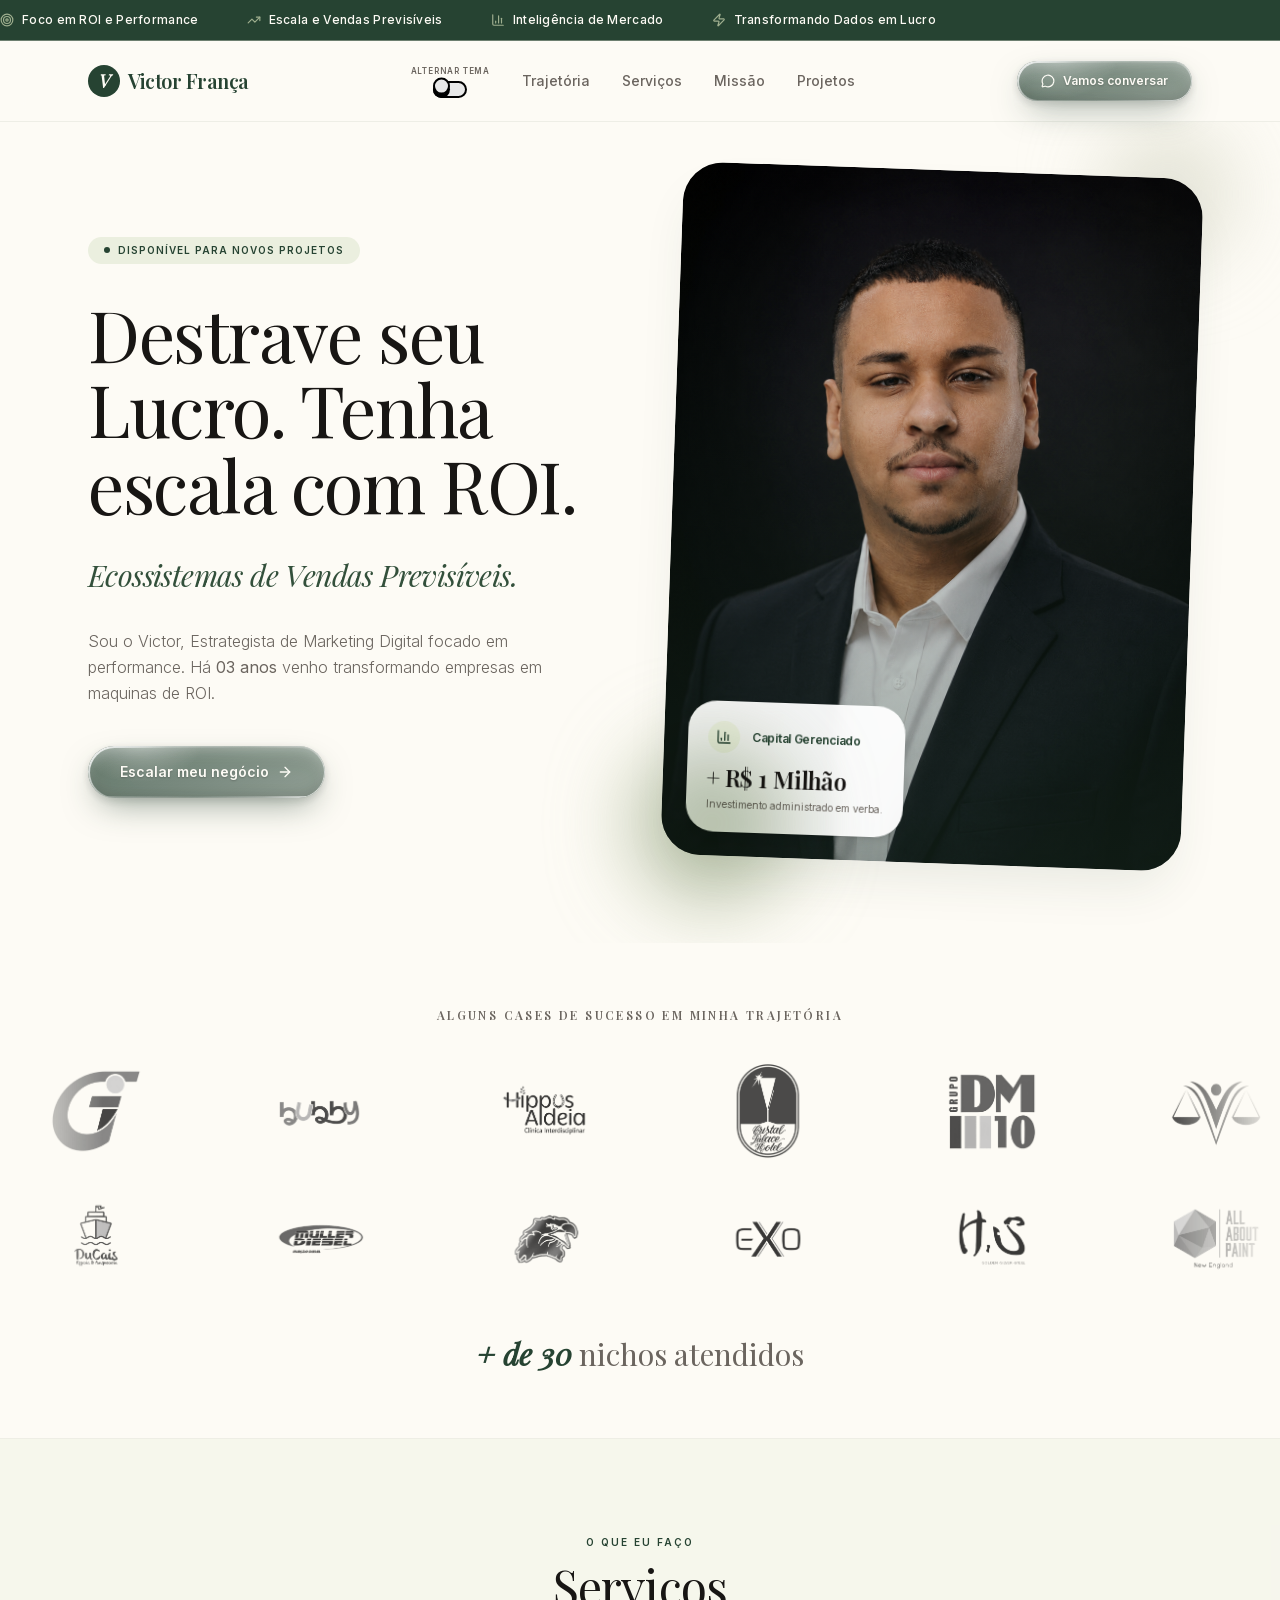
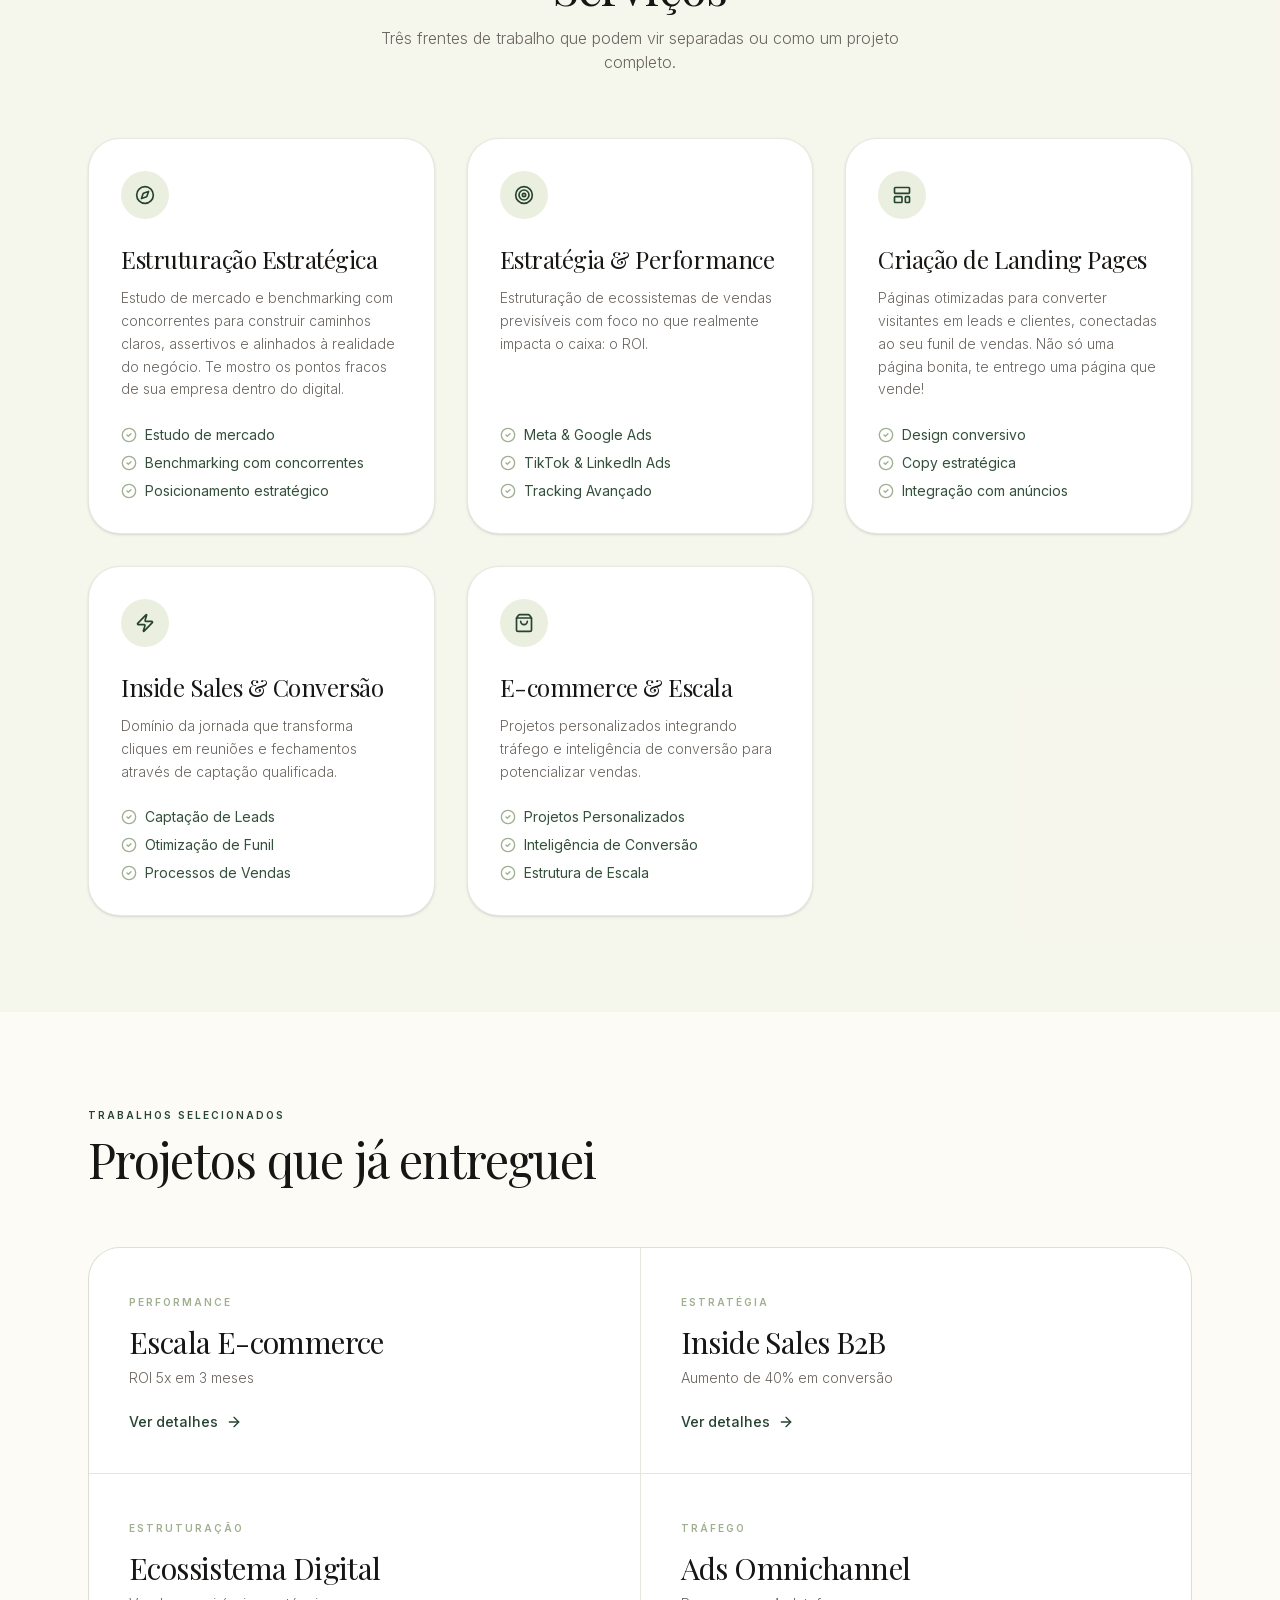
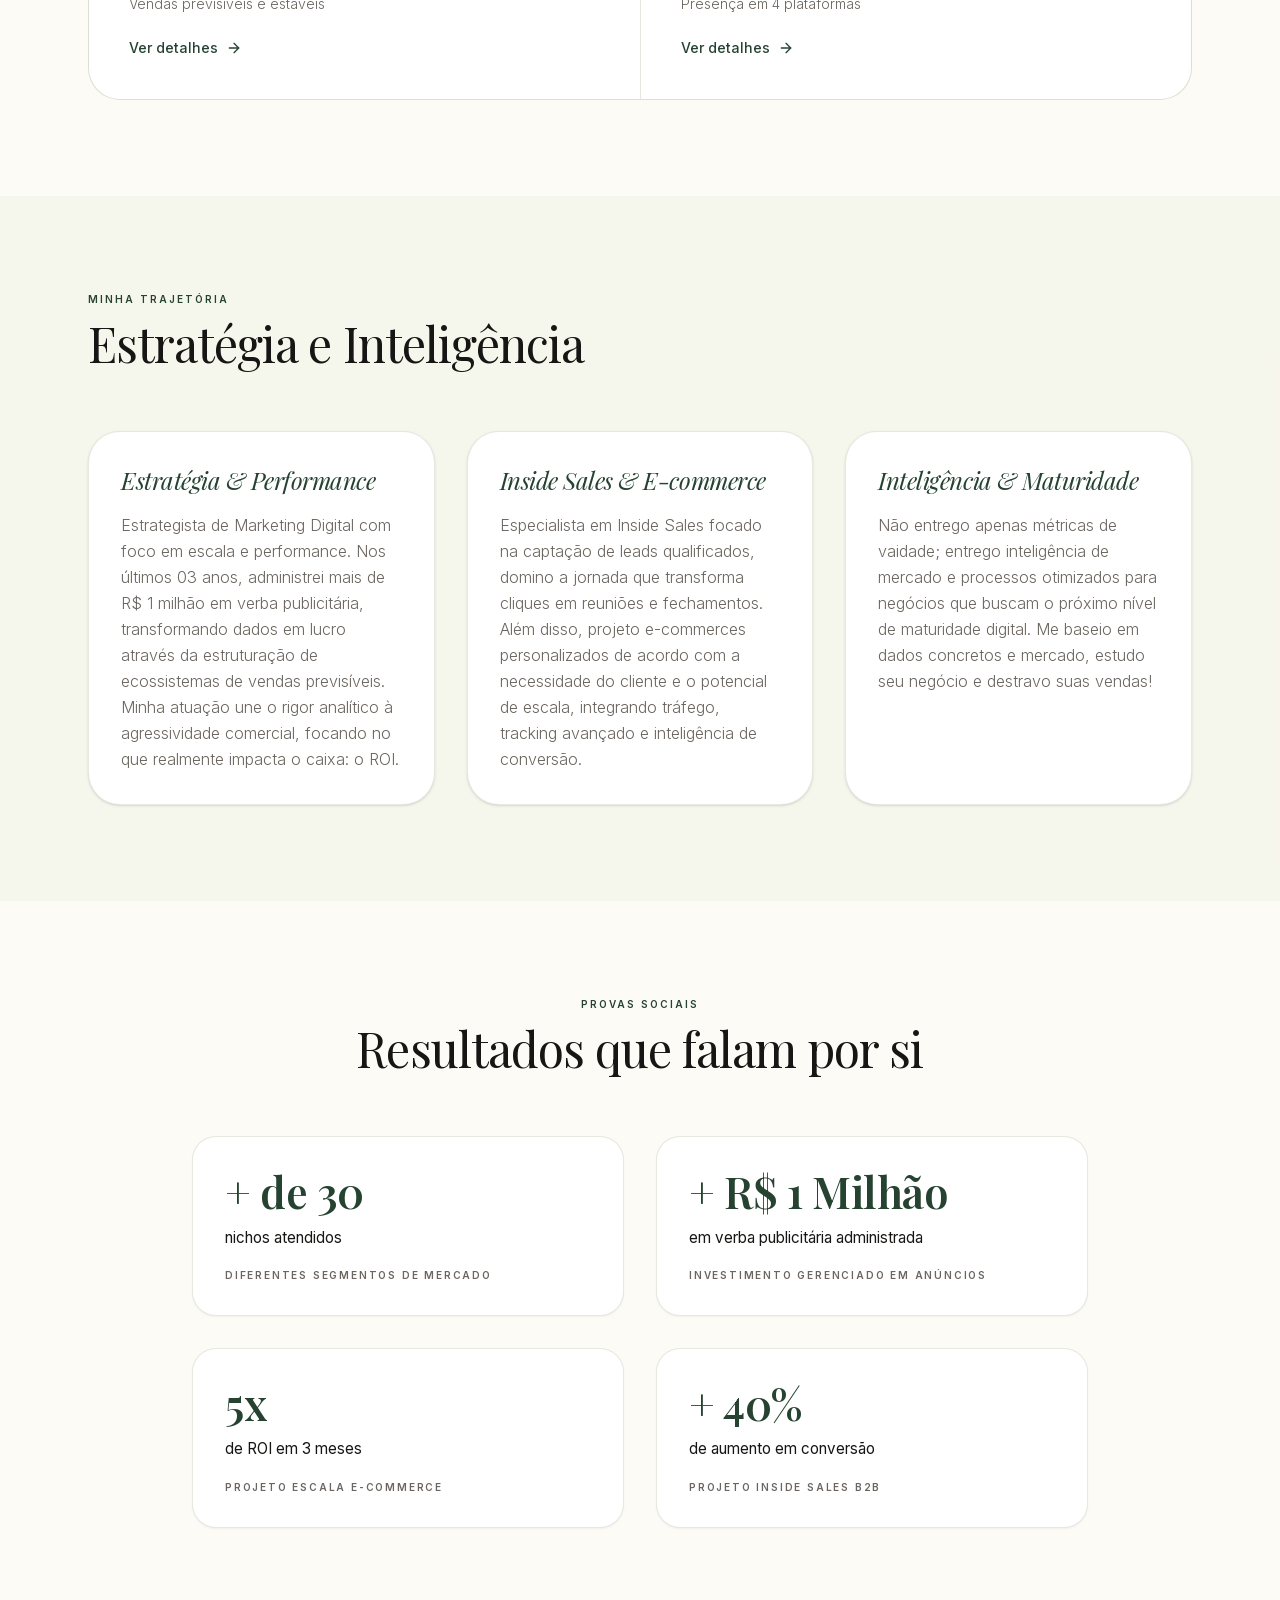
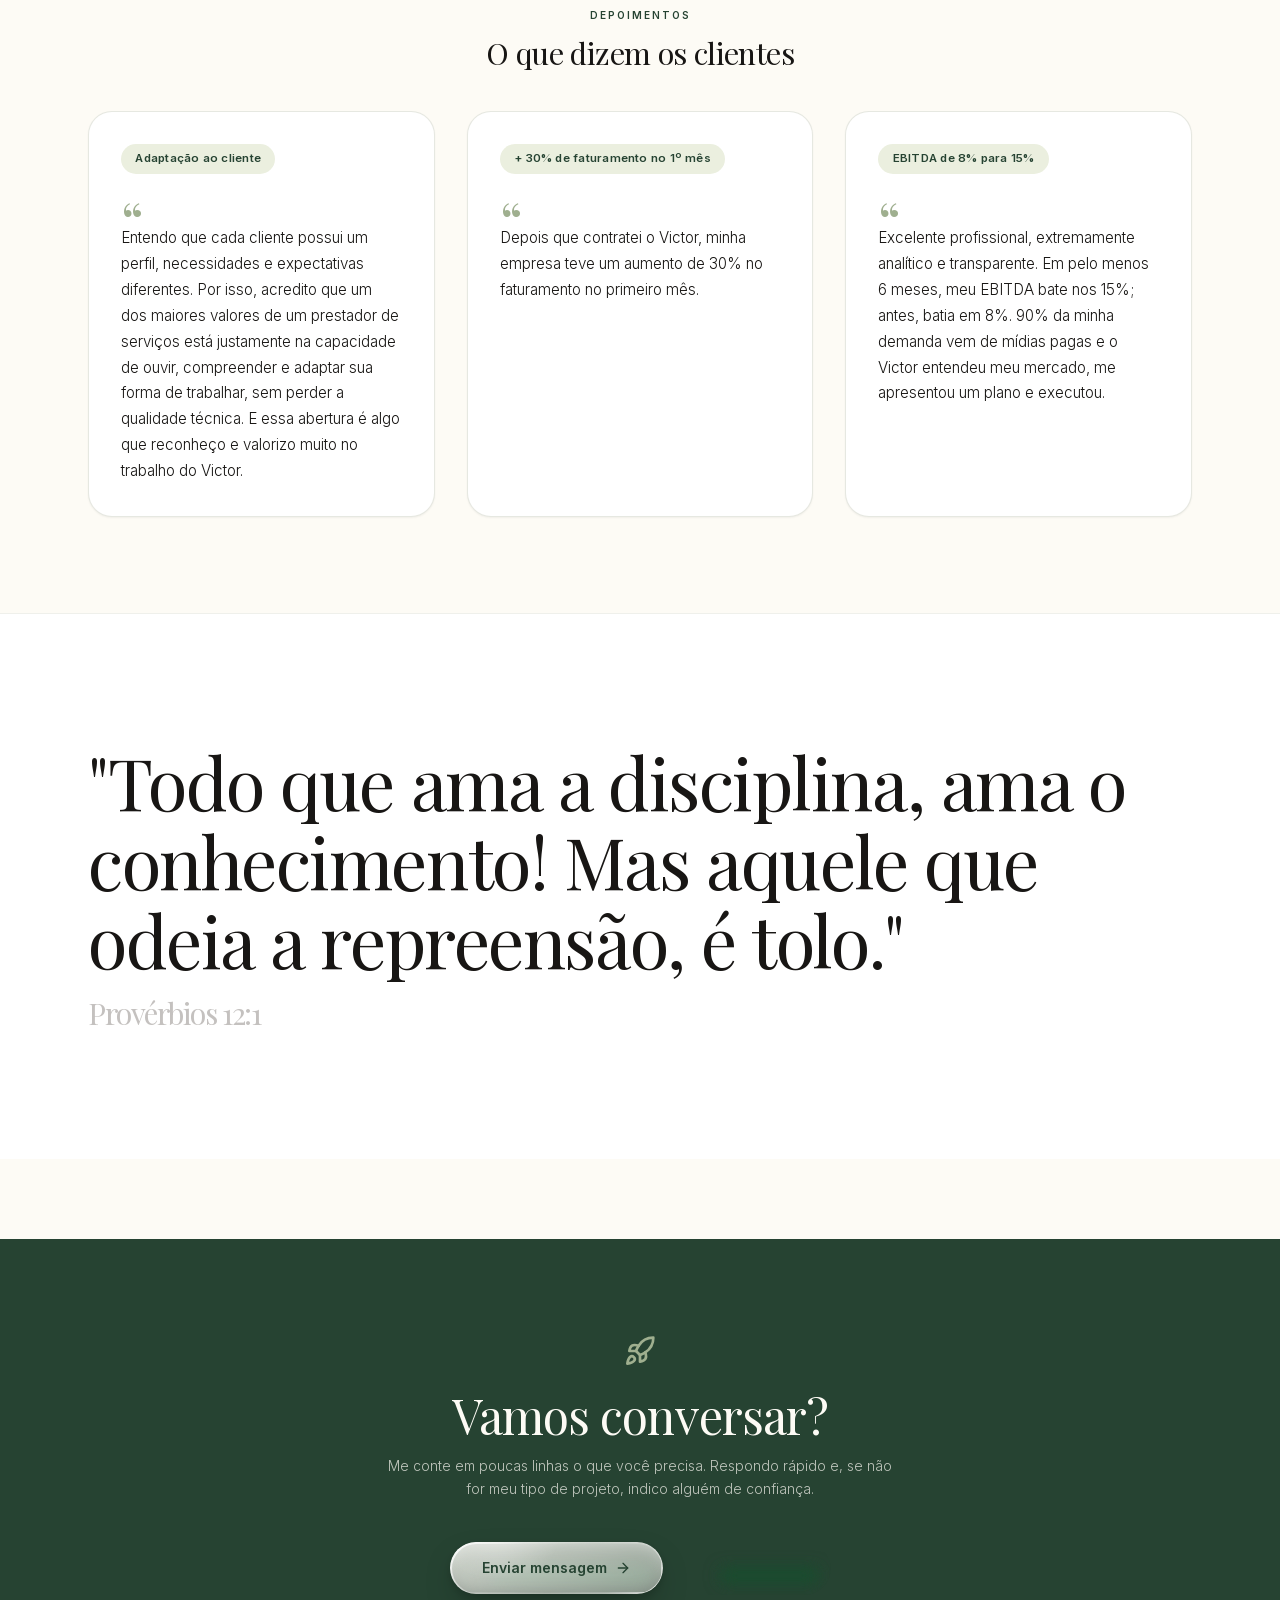
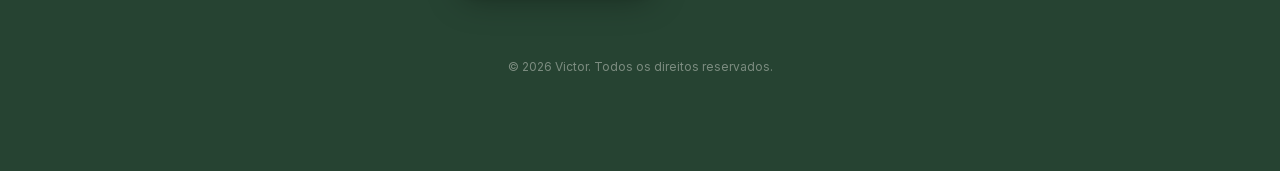
<file: index.html>
<!DOCTYPE html>
<html lang="en"><head><meta charset="utf-8">
<meta name="referrer" content="no-referrer">
<meta charset="utf-8"><meta name="viewport" content="width=device-width, initial-scale=1"><link rel="stylesheet" href="site/victorfranca.lovable.app/assets/styles-DGADIc0s.css" data-precedence="default"><link rel="stylesheet" href="site/fonts.googleapis.com/css2__qf8afb697.css" data-precedence="default"><link rel="stylesheet" href="site/_runtime/file-fonts.css"><title>Victor | Portfólio de Serviços</title><meta name="description" content="Portfólio de Victor: serviços, processo de trabalho e projetos entregues com estratégia e cuidado nos detalhes."><meta property="og:title" content="Victor | Portfólio de Serviços"><meta property="og:description" content="Conheça os serviços, o processo e os projetos de Victor. Estratégia, execução e resultado."><meta property="og:type" content="website"><meta name="twitter:card" content="summary_large_image"><link rel="icon" href="site/victorfranca.lovable.app/favicon.ico" type="image/x-icon">
<meta name="twitter:title" content="Victor | Portfólio de Serviços"><meta name="twitter:description" content="Conheça os serviços, o processo e os projetos de Victor. Estratégia, execução e resultado."><meta property="og:image" content="https://pub-bb2e103a32db4e198524a2e9ed8f35b4.r2.dev/a4d112616f0700c6dc33702b47b3588b/id-preview-cfcb9d80--9a730395-f9d3-433e-8447-dab5124f9b89.lovable.app-1788812005370.png"><meta name="twitter:image" content="https://pub-bb2e103a32db4e198524a2e9ed8f35b4.r2.dev/a4d112616f0700c6dc33702b47b3588b/id-preview-cfcb9d80--9a730395-f9d3-433e-8447-dab5124f9b89.lovable.app-1788812005370.png"><script>
(function(){try{var t=localStorage.getItem('theme');if(t==='dark'||(!t&&window.matchMedia('(prefers-color-scheme: dark)').matches)){document.documentElement.classList.add('dark')}else{document.documentElement.classList.remove('dark')}}catch(e){}})();
</script>
<style>
/* Botões do site viram <button>: mantém o mesmo visual dos links */
button[data-open-form]{cursor:pointer;border:0;font-family:inherit}
[hidden]{display:none!important}

/* Formulário em popup */
.lead-modal{position:fixed;inset:0;z-index:100;display:flex;align-items:center;justify-content:center;padding:16px}
.lead-backdrop{position:absolute;inset:0;background:rgba(8,12,10,.62);-webkit-backdrop-filter:blur(5px);backdrop-filter:blur(5px);animation:lead-fade .25s ease both}
.lead-dialog{position:relative;width:100%;max-width:460px;background:var(--card);color:var(--card-foreground);border:1px solid var(--border);border-radius:1.75rem;padding:34px 30px 28px;box-shadow:0 30px 80px rgba(0,0,0,.4);animation:lead-pop .35s cubic-bezier(.16,1,.3,1) both}
.lead-close{position:absolute;top:14px;right:16px;width:36px;height:36px;border:0;border-radius:50%;background:transparent;color:var(--muted-foreground);font-size:26px;line-height:1;cursor:pointer;transition:background .2s,color .2s}
.lead-close:hover{background:var(--secondary);color:var(--foreground)}
.lead-progress{height:4px;border-radius:99px;background:var(--secondary);overflow:hidden;margin:0 40px 18px 0}
.lead-progress span{display:block;height:100%;width:33.33%;border-radius:99px;background:var(--forest);transition:width .45s cubic-bezier(.16,1,.3,1)}
.lead-step{font-size:10px;font-weight:700;letter-spacing:.2em;text-transform:uppercase;color:var(--muted-foreground);margin-bottom:14px}
.lead-q{animation:lead-in .45s cubic-bezier(.16,1,.3,1) both}
.lead-q label{display:block;font-family:var(--font-serif,Georgia,serif);font-size:1.75rem;line-height:1.2;color:var(--card-foreground);margin-bottom:18px}
.lead-q input{width:100%;font:inherit;font-size:1rem;color:var(--foreground);background:var(--background);border:1px solid var(--border);border-radius:.9rem;padding:14px 16px;outline:none;transition:border-color .2s,box-shadow .2s}
.lead-q input::placeholder{color:var(--muted-foreground);opacity:.7}
.lead-q input:focus{border-color:var(--ring);box-shadow:0 0 0 3px color-mix(in oklab,var(--ring) 22%,transparent)}
.lead-error{min-height:20px;margin-top:10px;font-size:13px;color:var(--destructive)}
.lead-actions{display:flex;align-items:center;justify-content:space-between;gap:12px;margin-top:14px}
.lead-btn,.lead-btn-ghost{font:inherit;font-size:.875rem;font-weight:600;border-radius:999px;padding:13px 26px;cursor:pointer;transition:background .2s,opacity .2s,transform .2s;text-decoration:none;display:inline-flex;align-items:center;justify-content:center;gap:8px}
.lead-btn{border:0;background:var(--forest);color:var(--cream);box-shadow:0 10px 24px -8px color-mix(in oklab,var(--forest) 55%,transparent)}
.lead-btn:hover{background:var(--forest-soft);transform:translateY(-1px)}
.lead-btn-ghost{border:1px solid var(--border);background:transparent;color:var(--muted-foreground)}
.lead-btn-ghost:hover{background:var(--secondary);color:var(--foreground)}
.lead-done{text-align:center;padding:10px 0 4px;animation:lead-in .45s cubic-bezier(.16,1,.3,1) both}
.lead-done h3{font-family:var(--font-serif,Georgia,serif);font-size:1.75rem;margin-bottom:10px;color:var(--card-foreground)}
.lead-done p{font-size:.9rem;line-height:1.6;color:var(--muted-foreground);margin-bottom:22px}
@keyframes lead-fade{from{opacity:0}to{opacity:1}}
@keyframes lead-pop{from{opacity:0;transform:translateY(18px) scale(.97)}to{opacity:1;transform:none}}
@keyframes lead-in{from{opacity:0;transform:translateY(14px)}to{opacity:1;transform:none}}
@media (max-width:480px){.lead-dialog{padding:30px 22px 22px}.lead-q label{font-size:1.5rem}}
</style>
<style>.dark [class~="hover:bg-forest-soft"]:hover{background-color:oklch(90% .02 95)}</style><style>
.lead-dialog{max-height:calc(100vh - 32px);overflow-y:auto}
.lead-choice{border:0;padding:0;margin:0;min-width:0}
.lead-choice legend{display:block;width:100%;padding:0;font-family:var(--font-serif,Georgia,serif);font-size:1.75rem;line-height:1.2;color:var(--card-foreground);margin-bottom:18px}
.lead-opts{display:grid;gap:10px}
.lead-two{grid-template-columns:1fr 1fr}
.lead-opt{position:relative;display:block;cursor:pointer}
.lead-q .lead-opt input{position:absolute;inset:0;width:100%;height:100%;opacity:0;margin:0;padding:0;cursor:pointer}
.lead-opt span{display:flex;align-items:center;gap:12px;padding:13px 16px;border:1px solid var(--border);border-radius:.9rem;background:var(--background);color:var(--foreground);font-size:.95rem;font-weight:500;transition:border-color .2s,background .2s,box-shadow .2s}
.lead-opt span::before{content:"";flex:none;width:17px;height:17px;border-radius:50%;border:1.5px solid var(--muted-foreground);transition:border-color .2s,background .2s}
.lead-opt small{margin-left:auto;font-size:11px;font-weight:400;color:var(--muted-foreground);text-align:right}
.lead-opt:hover span{border-color:var(--ring)}
.lead-opt input:checked+span{border-color:var(--forest);background:color-mix(in oklab,var(--forest) 10%,var(--background))}
.lead-opt input:checked+span::before{border-color:var(--forest);background:radial-gradient(circle,var(--forest) 0 42%,transparent 48%)}
.lead-opt input:focus-visible+span{box-shadow:0 0 0 3px color-mix(in oklab,var(--ring) 28%,transparent)}
@media (max-width:480px){.lead-choice legend{font-size:1.5rem}.lead-opt small{display:none}}
</style><style>
.hero-photo-dark{display:none}
.dark .hero-photo-light{display:none}
.dark .hero-photo-dark{display:block}
/* a película escura de baixo só faz sentido na foto do modo claro */
.dark .hero-shade{display:none}
/* sombra atrás do retrato, como no modo claro (que aparece sobre fundo claro; aqui vira um brilho suave) */
.dark .hero-card{box-shadow:0 35px 70px -20px rgba(255,248,235,.22),0 0 90px rgba(255,248,235,.07)}
/* os dois halos coloridos atrás da foto usavam "multiply", que some no fundo preto */
.dark .mix-blend-multiply{mix-blend-mode:normal;opacity:.22}
</style><style>
.client-logo-color{filter:grayscale(1)}
.dark .client-logo.client-logo-color{filter:grayscale(1) invert(1)}
</style><style>.cases-stat{margin-top:3rem;text-align:center;font-family:var(--font-serif,Georgia,serif);font-size:1.5rem;line-height:1.3;color:var(--muted-foreground)}.cases-stat strong{font-weight:600;font-style:italic;color:var(--forest)}@media (min-width:768px){.cases-stat{font-size:1.875rem}}</style><style>
.proof-grid{display:grid;gap:2rem;grid-template-columns:repeat(2,minmax(0,1fr))}
.proof-card{display:flex;flex-direction:column;align-items:flex-start;border:1px solid color-mix(in oklab,var(--mist) 60%,transparent);border-radius:1.5rem;background:var(--card);padding:2rem;box-shadow:0 1px 2px rgba(0,0,0,.05);transition:transform .3s,box-shadow .3s}
.proof-card:hover{transform:translateY(-4px);box-shadow:0 20px 40px -12px color-mix(in oklab,var(--forest) 10%,transparent)}
.proof-num{display:block;font-family:var(--font-serif,Georgia,serif);font-size:clamp(2rem,4.6vw,2.7rem);font-weight:600;line-height:1.05;letter-spacing:-.01em;color:var(--forest)}
.proof-label{display:block;margin-top:.75rem;font-size:.95rem;line-height:1.4;color:var(--card-foreground)}
.proof-src{display:block;margin-top:auto;padding-top:1.25rem;font-size:10px;font-weight:700;letter-spacing:.18em;text-transform:uppercase;color:var(--muted-foreground)}
.proof-grid{max-width:56rem;margin-inline:auto}.proof-num{white-space:nowrap}
@media (max-width:520px){.proof-grid{grid-template-columns:1fr}.proof-card{padding:1.5rem}}
</style><style>
.quotes-head{margin:5rem 0 2.5rem;text-align:center}
.quotes-title{font-family:var(--font-serif,Georgia,serif);font-size:1.9rem;line-height:1.2;color:var(--foreground)}
.quotes-grid{display:grid;gap:2rem;grid-template-columns:repeat(3,minmax(0,1fr));align-items:stretch}
.quote-card{display:flex;flex-direction:column;gap:1.25rem;margin:0;border:1px solid color-mix(in oklab,var(--mist) 60%,transparent);border-radius:1.5rem;background:var(--card);padding:2rem;box-shadow:0 1px 2px rgba(0,0,0,.05);transition:transform .3s,box-shadow .3s}
.quote-card:hover{transform:translateY(-4px);box-shadow:0 20px 40px -12px color-mix(in oklab,var(--forest) 10%,transparent)}
.quote-tag{align-self:flex-start;border-radius:999px;background:var(--secondary);color:var(--forest);padding:.4rem .9rem;font-size:.72rem;font-weight:700;letter-spacing:.02em}
.quote-text{margin:0;font-size:.95rem;line-height:1.7;font-weight:300;color:var(--card-foreground)}
.quote-mark{display:block;height:1.6rem;margin-bottom:.35rem;font-family:var(--font-serif,Georgia,serif);font-size:3.4rem;line-height:1;color:var(--sage)}
@media (max-width:900px){.quotes-grid{grid-template-columns:1fr}.quotes-head{margin-top:4rem}}
@media (max-width:520px){.quote-card{padding:1.5rem}}
</style><style>/* sem contorno no logo */nav a[href="#"],nav a[href="#"]:focus,nav a[href="#"]:focus-visible,nav a[href="#"]:active{outline:none;box-shadow:none}</style><style>
/* liquid glass v2 */
nav button[data-open-form],header a[href*="wa.me"],.lead-btn,#contato button[data-open-form],#contato a[href="#servicos"],.lead-btn-ghost{
  position:relative;isolation:isolate;overflow:hidden;cursor:pointer;
  -webkit-backdrop-filter:blur(20px) saturate(190%) brightness(1.08);
  backdrop-filter:blur(20px) saturate(190%) brightness(1.08);
  border-color:transparent;
  background:
    radial-gradient(90px 60px at var(--mx,22%) var(--my,-10%),rgba(255,255,255,.34),rgba(255,255,255,0) 70%),
    var(--lg-fill);
  text-shadow:0 1px 2px rgba(0,0,0,.22);
  box-shadow:
    inset 0 0 0 .5px rgba(255,255,255,.28),
    inset 0 10px 18px -10px rgba(255,255,255,.55),
    inset 0 -12px 18px -12px rgba(0,0,0,.22),
    0 14px 34px -10px var(--lg-shadow),
    0 3px 8px rgba(0,0,0,.14);
  transition:transform .55s cubic-bezier(.34,1.7,.5,1),box-shadow .35s ease,filter .35s ease;
}
/* refração real (Chrome/Edge): a luz de trás entorta nas bordas, como uma lente */
.lg-refract :is(nav button[data-open-form],header a[href*="wa.me"],.lead-btn,#contato button[data-open-form],#contato a[href="#servicos"],.lead-btn-ghost){
  -webkit-backdrop-filter:url(#lg-refract) blur(8px) saturate(190%) brightness(1.08);
  backdrop-filter:url(#lg-refract) blur(8px) saturate(190%) brightness(1.08);
}
/* aro de luz: gradiente fino, forte no canto superior esquerdo e no inferior direito */
nav button[data-open-form]::before,header a[href*="wa.me"]::before,.lead-btn::before,#contato button[data-open-form]::before,#contato a[href="#servicos"]::before,.lead-btn-ghost::before{
  content:"";position:absolute;inset:0;z-index:2;border-radius:inherit;padding:1.5px;pointer-events:none;
  background:linear-gradient(135deg,rgba(255,255,255,.95) 0%,rgba(255,255,255,.18) 28%,rgba(255,255,255,.06) 55%,rgba(255,255,255,.22) 78%,rgba(255,255,255,.8) 100%);
  -webkit-mask:linear-gradient(#000 0 0) content-box,linear-gradient(#000 0 0);
  -webkit-mask-composite:xor;mask-composite:exclude;
}
/* brilho que segue o ponteiro */
nav button[data-open-form]::after,header a[href*="wa.me"]::after,.lead-btn::after,#contato button[data-open-form]::after,#contato a[href="#servicos"]::after,.lead-btn-ghost::after{
  content:"";position:absolute;inset:0;z-index:1;border-radius:inherit;pointer-events:none;opacity:0;
  background:radial-gradient(120px 80px at var(--mx,50%) var(--my,50%),rgba(255,255,255,.42),rgba(255,255,255,0) 70%);
  transition:opacity .3s ease;
}
nav button[data-open-form]:hover::after,header a[href*="wa.me"]:hover::after,.lead-btn:hover::after,#contato button[data-open-form]:hover::after,#contato a[href="#servicos"]:hover::after,.lead-btn-ghost:hover::after{opacity:1}
nav button[data-open-form]:hover,header a[href*="wa.me"]:hover,.lead-btn:hover,#contato button[data-open-form]:hover,#contato a[href="#servicos"]:hover,.lead-btn-ghost:hover{transform:translateY(-2px) scale(1.05);filter:brightness(1.06)}
nav button[data-open-form]:active,header a[href*="wa.me"]:active,.lead-btn:active,#contato button[data-open-form]:active,#contato a[href="#servicos"]:active,.lead-btn-ghost:active{transform:scale(.95);filter:brightness(.97)}

/* tons por tipo de botão (mais transparentes que antes, para o fundo aparecer) */
nav button[data-open-form],header a[href*="wa.me"],.lead-btn{
  --lg-fill:linear-gradient(150deg,color-mix(in oklab,var(--forest) 72%,transparent),color-mix(in oklab,var(--forest) 50%,transparent));
  --lg-shadow:color-mix(in oklab,var(--forest) 50%,transparent);
}
#contato button[data-open-form]{
  --lg-fill:linear-gradient(150deg,color-mix(in oklab,var(--cream) 78%,transparent),color-mix(in oklab,var(--cream) 52%,transparent));
  --lg-shadow:rgba(0,0,0,.35);
  text-shadow:none;
}
#contato a[href="#servicos"],.lead-btn-ghost{
  --lg-fill:linear-gradient(150deg,rgba(255,255,255,.22),rgba(255,255,255,.07));
  --lg-shadow:rgba(0,0,0,.25);
}
.dark #contato a[href="#servicos"]{--lg-fill:linear-gradient(150deg,rgba(0,0,0,.12),rgba(0,0,0,.04));text-shadow:none}
.lead-btn-ghost{--lg-fill:linear-gradient(150deg,rgba(255,255,255,.18),rgba(255,255,255,.05));--lg-shadow:rgba(0,0,0,.3);color:var(--foreground);text-shadow:none}

@media (prefers-reduced-motion:reduce){
  nav button[data-open-form]:hover,header a[href*="wa.me"]:hover,.lead-btn:hover,#contato button[data-open-form]:hover,#contato a[href="#servicos"]:hover,.lead-btn-ghost:hover{transform:none}
  nav button[data-open-form],header a[href*="wa.me"],.lead-btn,#contato button[data-open-form],#contato a[href="#servicos"],.lead-btn-ghost{transition:none}
}
</style><style>
.lead-hint{margin:-10px 0 14px;font-size:.8rem;color:var(--muted-foreground)}
.lead-multi .lead-opt span::before{border-radius:6px}
.lead-multi .lead-opt span::after{content:"";position:absolute;left:22px;top:50%;width:4px;height:8px;border:solid var(--cream);border-width:0 2px 2px 0;transform:translateY(-64%) rotate(45deg) scale(0);transition:transform .2s ease}
.lead-multi .lead-opt input:checked+span::before{background:var(--forest);border-color:var(--forest)}
.lead-multi .lead-opt input:checked+span::after{transform:translateY(-64%) rotate(45deg) scale(1)}
.lead-opt span{position:relative}
</style></head><body><svg width="0" height="0" style="position:absolute;pointer-events:none" aria-hidden="true" focusable="false"><filter id="lg-refract" x="0%" y="0%" width="100%" height="100%" color-interpolation-filters="sRGB"><feImage href="data:image/svg+xml,%3Csvg%20xmlns%3D'http%3A%2F%2Fwww.w3.org%2F2000%2Fsvg'%20width%3D'240'%20height%3D'96'%20preserveAspectRatio%3D'none'%3E%3Cdefs%3E%3ClinearGradient%20id%3D'x'%20x1%3D'0'%20y1%3D'0'%20x2%3D'1'%20y2%3D'0'%3E%3Cstop%20offset%3D'0'%20stop-color%3D'%23f00'%2F%3E%3Cstop%20offset%3D'1'%20stop-color%3D'%23000'%2F%3E%3C%2FlinearGradient%3E%3ClinearGradient%20id%3D'y'%20x1%3D'0'%20y1%3D'0'%20x2%3D'0'%20y2%3D'1'%3E%3Cstop%20offset%3D'0'%20stop-color%3D'%230f0'%2F%3E%3Cstop%20offset%3D'1'%20stop-color%3D'%23000'%2F%3E%3C%2FlinearGradient%3E%3Cfilter%20id%3D'b'%3E%3CfeGaussianBlur%20stdDeviation%3D'11'%2F%3E%3C%2Ffilter%3E%3C%2Fdefs%3E%3Crect%20width%3D'240'%20height%3D'96'%20fill%3D'%23808080'%2F%3E%3Crect%20width%3D'240'%20height%3D'96'%20fill%3D'url(%23x)'%2F%3E%3Crect%20width%3D'240'%20height%3D'96'%20fill%3D'url(%23y)'%20style%3D'mix-blend-mode%3Ascreen'%2F%3E%3Crect%20x%3D'14'%20y%3D'14'%20width%3D'212'%20height%3D'68'%20rx%3D'34'%20fill%3D'%23808080'%20filter%3D'url(%23b)'%2F%3E%3C%2Fsvg%3E" x="0" y="0" width="100%" height="100%" preserveAspectRatio="none" result="map"/><feDisplacementMap in="SourceGraphic" in2="map" scale="26" xChannelSelector="R" yChannelSelector="G"/></filter></svg><!--$--><div class="min-h-screen bg-background pb-20"><div class="relative z-50 overflow-hidden border-b border-mist/40 bg-forest py-3 text-cream"><div class="flex gap-12 overflow-hidden select-none"><div aria-hidden="false" class="flex min-w-full shrink-0 animate-marquee gap-12 text-xs font-medium tracking-wide"><span class="flex items-center gap-2 whitespace-nowrap"><svg xmlns="http://www.w3.org/2000/svg" width="24" height="24" viewBox="0 0 24 24" fill="none" stroke="currentColor" stroke-width="2" stroke-linecap="round" stroke-linejoin="round" class="lucide lucide-target size-3.5 text-sage" aria-hidden="true"><circle cx="12" cy="12" r="10"></circle><circle cx="12" cy="12" r="6"></circle><circle cx="12" cy="12" r="2"></circle></svg>Foco em ROI e Performance</span><span class="flex items-center gap-2 whitespace-nowrap"><svg xmlns="http://www.w3.org/2000/svg" width="24" height="24" viewBox="0 0 24 24" fill="none" stroke="currentColor" stroke-width="2" stroke-linecap="round" stroke-linejoin="round" class="lucide lucide-trending-up size-3.5 text-sage" aria-hidden="true"><path d="M16 7h6v6"></path><path d="m22 7-8.5 8.5-5-5L2 17"></path></svg>Escala e Vendas Previsíveis</span><span class="flex items-center gap-2 whitespace-nowrap"><svg xmlns="http://www.w3.org/2000/svg" width="24" height="24" viewBox="0 0 24 24" fill="none" stroke="currentColor" stroke-width="2" stroke-linecap="round" stroke-linejoin="round" class="lucide lucide-chart-column size-3.5 text-sage" aria-hidden="true"><path d="M3 3v16a2 2 0 0 0 2 2h16"></path><path d="M18 17V9"></path><path d="M13 17V5"></path><path d="M8 17v-3"></path></svg>Inteligência de Mercado</span><span class="flex items-center gap-2 whitespace-nowrap"><svg xmlns="http://www.w3.org/2000/svg" width="24" height="24" viewBox="0 0 24 24" fill="none" stroke="currentColor" stroke-width="2" stroke-linecap="round" stroke-linejoin="round" class="lucide lucide-zap size-3.5 text-sage" aria-hidden="true"><path d="M4 14a1 1 0 0 1-.78-1.63l9.9-10.2a.5.5 0 0 1 .86.46l-1.92 6.02A1 1 0 0 0 13 10h7a1 1 0 0 1 .78 1.63l-9.9 10.2a.5.5 0 0 1-.86-.46l1.92-6.02A1 1 0 0 0 11 14z"></path></svg>Transformando Dados em Lucro</span></div><div aria-hidden="true" class="flex min-w-full shrink-0 animate-marquee gap-12 text-xs font-medium tracking-wide"><span class="flex items-center gap-2 whitespace-nowrap"><svg xmlns="http://www.w3.org/2000/svg" width="24" height="24" viewBox="0 0 24 24" fill="none" stroke="currentColor" stroke-width="2" stroke-linecap="round" stroke-linejoin="round" class="lucide lucide-target size-3.5 text-sage" aria-hidden="true"><circle cx="12" cy="12" r="10"></circle><circle cx="12" cy="12" r="6"></circle><circle cx="12" cy="12" r="2"></circle></svg>Foco em ROI e Performance</span><span class="flex items-center gap-2 whitespace-nowrap"><svg xmlns="http://www.w3.org/2000/svg" width="24" height="24" viewBox="0 0 24 24" fill="none" stroke="currentColor" stroke-width="2" stroke-linecap="round" stroke-linejoin="round" class="lucide lucide-trending-up size-3.5 text-sage" aria-hidden="true"><path d="M16 7h6v6"></path><path d="m22 7-8.5 8.5-5-5L2 17"></path></svg>Escala e Vendas Previsíveis</span><span class="flex items-center gap-2 whitespace-nowrap"><svg xmlns="http://www.w3.org/2000/svg" width="24" height="24" viewBox="0 0 24 24" fill="none" stroke="currentColor" stroke-width="2" stroke-linecap="round" stroke-linejoin="round" class="lucide lucide-chart-column size-3.5 text-sage" aria-hidden="true"><path d="M3 3v16a2 2 0 0 0 2 2h16"></path><path d="M18 17V9"></path><path d="M13 17V5"></path><path d="M8 17v-3"></path></svg>Inteligência de Mercado</span><span class="flex items-center gap-2 whitespace-nowrap"><svg xmlns="http://www.w3.org/2000/svg" width="24" height="24" viewBox="0 0 24 24" fill="none" stroke="currentColor" stroke-width="2" stroke-linecap="round" stroke-linejoin="round" class="lucide lucide-zap size-3.5 text-sage" aria-hidden="true"><path d="M4 14a1 1 0 0 1-.78-1.63l9.9-10.2a.5.5 0 0 1 .86.46l-1.92 6.02A1 1 0 0 0 13 10h7a1 1 0 0 1 .78 1.63l-9.9 10.2a.5.5 0 0 1-.86-.46l1.92-6.02A1 1 0 0 0 11 14z"></path></svg>Transformando Dados em Lucro</span></div></div></div><nav class="sticky top-0 z-40 w-full border-b border-mist/40 bg-background/90 backdrop-blur-md"><div class="mx-auto flex h-20 max-w-6xl items-center justify-between px-6"><a href="#" class="group flex items-center gap-2"><div class="flex size-8 items-center justify-center rounded-full bg-forest text-cream transition-transform group-hover:scale-110"><span class="font-serif text-lg font-semibold italic">V</span></div><span class="font-serif text-xl font-semibold tracking-tight text-forest">Victor França</span></a><div class="hidden items-center gap-8 md:flex"><div class="flex flex-col items-center gap-1"><span class="text-[8px] font-bold tracking-widest text-muted-foreground uppercase">Alternar Tema</span><label class="switch" title="Mudar tema"><input type="checkbox"><span class="slider"></span></label></div><a href="#trajetoria" class="text-sm font-medium text-muted-foreground hover:text-forest">Trajetória</a><a href="#servicos" class="text-sm font-medium text-muted-foreground hover:text-forest">Serviços</a><a href="#missao" class="text-sm font-medium text-muted-foreground hover:text-forest">Missão</a><a href="#projetos" class="text-sm font-medium text-muted-foreground hover:text-forest">Projetos</a></div><button type="button" data-open-form aria-haspopup="dialog" class="flex items-center gap-2 rounded-full bg-forest px-6 py-3 text-xs font-semibold text-cream shadow-lg shadow-forest/20 transition-all hover:bg-forest-soft"><svg xmlns="http://www.w3.org/2000/svg" width="24" height="24" viewBox="0 0 24 24" fill="none" stroke="currentColor" stroke-width="2" stroke-linecap="round" stroke-linejoin="round" class="lucide lucide-message-circle size-3.5" aria-hidden="true"><path d="M2.992 16.342a2 2 0 0 1 .094 1.167l-1.065 3.29a1 1 0 0 0 1.236 1.168l3.413-.998a2 2 0 0 1 1.099.092 10 10 0 1 0-4.777-4.719"></path></svg><span>Vamos conversar</span></button></div></nav><header class="relative overflow-hidden pt-6 pb-20 md:pt-12"><div class="mx-auto max-w-6xl px-6"><div class="flex flex-col items-center gap-12 lg:flex-row lg:gap-16"><div class="relative order-1 w-full lg:order-2 lg:w-1/2"><div class="relative aspect-4/5 overflow-hidden rounded-[2.5rem] shadow-2xl shadow-forest/10 transition-all duration-700 md:aspect-3/4 md:rotate-2 md:hover:rotate-0 hero-card"><img src="site/victorfranca.lovable.app/__l5e/assets-v1/7ef057a9-efa0-47ba-a773-13bbd6a8ce6f/victor.png" alt="Retrato de Victor, em terno escuro sobre fundo preto" class="size-full object-cover hero-photo-light"><img src="site/victorfranca.lovable.app/assets/victor-modo-escuro.webp" alt="Retrato de Victor, em terno escuro sobre fundo claro" class="size-full object-cover hero-photo-dark"><div class="absolute inset-0 bg-linear-to-t from-forest/40 to-transparent hero-shade"></div><div class="absolute bottom-6 left-6 max-w-[240px] rounded-2xl bg-card/95 p-5 shadow-lg backdrop-blur-sm"><div class="mb-2 flex items-center gap-3"><div class="flex size-8 items-center justify-center rounded-full bg-secondary text-forest"><svg xmlns="http://www.w3.org/2000/svg" width="24" height="24" viewBox="0 0 24 24" fill="none" stroke="currentColor" stroke-width="2" stroke-linecap="round" stroke-linejoin="round" class="lucide lucide-chart-column size-4" aria-hidden="true"><path d="M3 3v16a2 2 0 0 0 2 2h16"></path><path d="M18 17V9"></path><path d="M13 17V5"></path><path d="M8 17v-3"></path></svg></div><span class="text-xs font-bold tracking-tight text-forest">Capital Gerenciado</span></div><div class="font-serif text-2xl font-semibold tracking-tight text-card-foreground">+ R$ 1 Milhão</div><div class="mt-1 text-[10px] text-muted-foreground">Investimento administrado em verba.</div></div></div><div class="absolute -top-10 -right-10 size-32 rounded-full bg-mist opacity-70 mix-blend-multiply blur-2xl"></div><div class="absolute -bottom-10 -left-10 size-40 rounded-full bg-sage opacity-70 mix-blend-multiply blur-2xl"></div></div><div class="relative z-10 order-2 w-full lg:order-1 lg:w-1/2"><div class="mb-8 inline-flex items-center gap-2 rounded-full bg-secondary px-4 py-1.5 text-[10px] font-bold tracking-widest text-forest uppercase"><span class="size-1.5 animate-pulse rounded-full bg-forest"></span>Disponível para novos projetos</div><h1 class="mb-8 text-5xl leading-[1.05] text-foreground md:text-6xl lg:text-7xl">Destrave seu Lucro. Tenha escala com ROI.</h1><h2 class="mb-8 font-serif text-2xl leading-snug text-forest-soft italic md:text-3xl">Ecossistemas de Vendas Previsíveis.</h2><p class="mb-10 max-w-lg text-base leading-relaxed font-light text-muted-foreground">Sou o Victor, Estrategista de Marketing Digital focado em performance. Há <strong>03 anos</strong> venho transformando empresas em maquinas de ROI.</p><div class="flex flex-col gap-4 sm:flex-row"><a href="https://wa.me/5515991761884" target="_blank" rel="noopener noreferrer" class="flex items-center justify-center gap-2 rounded-full bg-forest px-8 py-4 text-sm font-semibold text-cream shadow-lg shadow-forest/20 transition-all hover:bg-forest-soft">Escalar meu negócio<svg xmlns="http://www.w3.org/2000/svg" width="24" height="24" viewBox="0 0 24 24" fill="none" stroke="currentColor" stroke-width="2" stroke-linecap="round" stroke-linejoin="round" class="lucide lucide-arrow-right size-4" aria-hidden="true"><path d="M5 12h14"></path><path d="m12 5 7 7-7 7"></path></svg></a></div></div></div></div></header><section class="overflow-hidden bg-background py-16 border-b border-mist/40"><div class="mx-auto max-w-6xl px-6"><h3 class="mb-10 text-center text-xs font-bold tracking-[0.2em] text-muted-foreground uppercase">Alguns cases de sucesso em minha trajetória</h3></div><div class="space-y-8"><div class="marquee"><div class="marquee-track marquee-left"><div class="flex h-24 w-48 shrink-0 items-center justify-center"><img src="site/victorfranca.lovable.app/__l5e/assets-v1/685658ca-58f8-4693-993b-4547ab37f95a/logo1-gray.png" alt="Logo Gráfica e Editora Itália" loading="lazy" class="client-logo h-full w-full object-contain opacity-80 transition-opacity duration-300 hover:opacity-100"></div><div class="flex h-24 w-48 shrink-0 items-center justify-center"><img src="site/victorfranca.lovable.app/__l5e/assets-v1/6bc3fdab-a748-483d-b45b-a319ffadda9f/logo2-gray.png" alt="Logo Bubby Kids" loading="lazy" class="client-logo h-full w-full object-contain opacity-80 transition-opacity duration-300 hover:opacity-100"></div><div class="flex h-24 w-48 shrink-0 items-center justify-center"><img src="site/victorfranca.lovable.app/__l5e/assets-v1/12a1cf39-f4c8-4894-826a-23c756ecb570/logo3-gray.png" alt="Logo Hippus Aldeia" loading="lazy" class="client-logo h-full w-full object-contain opacity-80 transition-opacity duration-300 hover:opacity-100"></div><div class="flex h-24 w-48 shrink-0 items-center justify-center"><img src="site/victorfranca.lovable.app/__l5e/assets-v1/0d4557c7-b6bc-4d3f-a0bc-51f676402e08/logo6-gray.png" alt="Logo Cristal Palace Hotel" loading="lazy" class="client-logo h-full w-full object-contain opacity-80 transition-opacity duration-300 hover:opacity-100"></div><div class="flex h-24 w-48 shrink-0 items-center justify-center"><img src="site/victorfranca.lovable.app/__l5e/assets-v1/8dc7d725-754f-4cd0-8d25-c7f8da36b366/logo7-gray.png" alt="Logo Grupo DM10" loading="lazy" class="client-logo h-full w-full object-contain opacity-80 transition-opacity duration-300 hover:opacity-100"></div><div class="flex h-24 w-48 shrink-0 items-center justify-center"><img src="site/victorfranca.lovable.app/__l5e/assets-v1/1daa0136-c71a-4dc6-9225-99bd00630ad6/logo8-gray.png" alt="Logo Bernardo &amp; Fernandes Advocacia" loading="lazy" class="client-logo h-full w-full object-contain opacity-80 transition-opacity duration-300 hover:opacity-100"></div><div class="flex h-24 w-48 shrink-0 items-center justify-center"><img src="site/victorfranca.lovable.app/__l5e/assets-v1/75a04ab5-8533-4f11-ab4f-6b2d3d47080b/logo9-gray.png" alt="Logo Pousada Mais Você" loading="lazy" class="client-logo h-full w-full object-contain opacity-80 transition-opacity duration-300 hover:opacity-100"></div><div class="flex h-24 w-48 shrink-0 items-center justify-center"><img src="site/victorfranca.lovable.app/__l5e/assets-v1/8e13533f-7adf-46d2-86c2-a4472179160f/logo10-gray.png" alt="Logo Nova Morada" loading="lazy" class="client-logo h-full w-full object-contain opacity-80 transition-opacity duration-300 hover:opacity-100"></div><div class="flex h-24 w-48 shrink-0 items-center justify-center"><img src="site/victorfranca.lovable.app/__l5e/assets-v1/e941320a-1719-47ee-8bba-8dfa0b82cb80/logo11-gray.png" alt="Logo Doc. Ok!" loading="lazy" class="client-logo h-full w-full object-contain opacity-80 transition-opacity duration-300 hover:opacity-100"></div><div class="flex h-24 w-48 shrink-0 items-center justify-center"><img src="site/victorfranca.lovable.app/__l5e/assets-v1/26d2c20c-0a90-4d43-bf10-ec518e632829/logo12-gray.png" alt="Logo Sorocaba Motores Elétricos" loading="lazy" class="client-logo h-full w-full object-contain opacity-80 transition-opacity duration-300 hover:opacity-100"></div><div class="flex h-24 w-48 shrink-0 items-center justify-center"><img src="site/victorfranca.lovable.app/__l5e/assets-v1/d6714b3a-3b9a-410e-9682-ee4048227e1c/logo13-gray.png" alt="Logo Natupele" loading="lazy" class="client-logo h-full w-full object-contain opacity-80 transition-opacity duration-300 hover:opacity-100"></div><div class="flex h-24 w-48 shrink-0 items-center justify-center"><img src="site/victorfranca.lovable.app/__l5e/assets-v1/5f70a781-5e77-4fb7-8ac6-94f74ee64b88/logo14-gray.png" alt="Logo Biológica Pharma" loading="lazy" class="client-logo h-full w-full object-contain opacity-80 transition-opacity duration-300 hover:opacity-100"></div><div class="flex h-24 w-48 shrink-0 items-center justify-center"><img src="site/victorfranca.lovable.app/__l5e/assets-v1/644ee9f9-7966-45e1-a7d5-1d79f6817c2e/logo15-gray.png" alt="Logo Fit Stadium" loading="lazy" class="client-logo h-full w-full object-contain opacity-80 transition-opacity duration-300 hover:opacity-100"></div><div class="flex h-24 w-48 shrink-0 items-center justify-center"><img src="site/victorfranca.lovable.app/__l5e/assets-v1/b3251906-9582-4569-bbef-f39c197eebe2/logo16-gray.png" alt="Logo Rota da Tatoo" loading="lazy" class="client-logo h-full w-full object-contain opacity-80 transition-opacity duration-300 hover:opacity-100"></div><div class="flex h-24 w-48 shrink-0 items-center justify-center"><img src="site/victorfranca.lovable.app/__l5e/assets-v1/691f6d61-9db6-4ab4-b5d4-7672d8f422a2/logo18-gray.png" alt="Logo Mobfy" loading="lazy" class="client-logo h-full w-full object-contain opacity-80 transition-opacity duration-300 hover:opacity-100"></div><div class="flex h-24 w-48 shrink-0 items-center justify-center"><img src="site/victorfranca.lovable.app/__l5e/assets-v1/d7ea8f72-c8f5-4644-8038-20d534a027a8/logo19-gray.png" alt="Logo The Gold Marmoraria" loading="lazy" class="client-logo h-full w-full object-contain opacity-80 transition-opacity duration-300 hover:opacity-100"></div><div class="flex h-24 w-48 shrink-0 items-center justify-center"><img src="site/victorfranca.lovable.app/__l5e/assets-v1/42bfda04-ddb9-42be-97d1-3a7b33f29b17/logo20-gray.png" alt="Logo Valida 360" loading="lazy" class="client-logo h-full w-full object-contain opacity-80 transition-opacity duration-300 hover:opacity-100"></div><div class="flex h-24 w-48 shrink-0 items-center justify-center"><img src="site/victorfranca.lovable.app/assets/logo-the-great-deal.webp" alt="Logo The Great Deal Idiomas" loading="lazy" class="client-logo client-logo-color h-full w-full object-contain opacity-80 transition-opacity duration-300 hover:opacity-100"></div><div class="flex h-24 w-48 shrink-0 items-center justify-center"><img src="site/victorfranca.lovable.app/__l5e/assets-v1/685658ca-58f8-4693-993b-4547ab37f95a/logo1-gray.png" alt="Logo Gráfica e Editora Itália" loading="lazy" class="client-logo h-full w-full object-contain opacity-80 transition-opacity duration-300 hover:opacity-100"></div><div class="flex h-24 w-48 shrink-0 items-center justify-center"><img src="site/victorfranca.lovable.app/__l5e/assets-v1/6bc3fdab-a748-483d-b45b-a319ffadda9f/logo2-gray.png" alt="Logo Bubby Kids" loading="lazy" class="client-logo h-full w-full object-contain opacity-80 transition-opacity duration-300 hover:opacity-100"></div><div class="flex h-24 w-48 shrink-0 items-center justify-center"><img src="site/victorfranca.lovable.app/__l5e/assets-v1/12a1cf39-f4c8-4894-826a-23c756ecb570/logo3-gray.png" alt="Logo Hippus Aldeia" loading="lazy" class="client-logo h-full w-full object-contain opacity-80 transition-opacity duration-300 hover:opacity-100"></div><div class="flex h-24 w-48 shrink-0 items-center justify-center"><img src="site/victorfranca.lovable.app/__l5e/assets-v1/0d4557c7-b6bc-4d3f-a0bc-51f676402e08/logo6-gray.png" alt="Logo Cristal Palace Hotel" loading="lazy" class="client-logo h-full w-full object-contain opacity-80 transition-opacity duration-300 hover:opacity-100"></div><div class="flex h-24 w-48 shrink-0 items-center justify-center"><img src="site/victorfranca.lovable.app/__l5e/assets-v1/8dc7d725-754f-4cd0-8d25-c7f8da36b366/logo7-gray.png" alt="Logo Grupo DM10" loading="lazy" class="client-logo h-full w-full object-contain opacity-80 transition-opacity duration-300 hover:opacity-100"></div><div class="flex h-24 w-48 shrink-0 items-center justify-center"><img src="site/victorfranca.lovable.app/__l5e/assets-v1/1daa0136-c71a-4dc6-9225-99bd00630ad6/logo8-gray.png" alt="Logo Bernardo &amp; Fernandes Advocacia" loading="lazy" class="client-logo h-full w-full object-contain opacity-80 transition-opacity duration-300 hover:opacity-100"></div><div class="flex h-24 w-48 shrink-0 items-center justify-center"><img src="site/victorfranca.lovable.app/__l5e/assets-v1/75a04ab5-8533-4f11-ab4f-6b2d3d47080b/logo9-gray.png" alt="Logo Pousada Mais Você" loading="lazy" class="client-logo h-full w-full object-contain opacity-80 transition-opacity duration-300 hover:opacity-100"></div><div class="flex h-24 w-48 shrink-0 items-center justify-center"><img src="site/victorfranca.lovable.app/__l5e/assets-v1/8e13533f-7adf-46d2-86c2-a4472179160f/logo10-gray.png" alt="Logo Nova Morada" loading="lazy" class="client-logo h-full w-full object-contain opacity-80 transition-opacity duration-300 hover:opacity-100"></div><div class="flex h-24 w-48 shrink-0 items-center justify-center"><img src="site/victorfranca.lovable.app/__l5e/assets-v1/e941320a-1719-47ee-8bba-8dfa0b82cb80/logo11-gray.png" alt="Logo Doc. Ok!" loading="lazy" class="client-logo h-full w-full object-contain opacity-80 transition-opacity duration-300 hover:opacity-100"></div><div class="flex h-24 w-48 shrink-0 items-center justify-center"><img src="site/victorfranca.lovable.app/__l5e/assets-v1/26d2c20c-0a90-4d43-bf10-ec518e632829/logo12-gray.png" alt="Logo Sorocaba Motores Elétricos" loading="lazy" class="client-logo h-full w-full object-contain opacity-80 transition-opacity duration-300 hover:opacity-100"></div><div class="flex h-24 w-48 shrink-0 items-center justify-center"><img src="site/victorfranca.lovable.app/__l5e/assets-v1/d6714b3a-3b9a-410e-9682-ee4048227e1c/logo13-gray.png" alt="Logo Natupele" loading="lazy" class="client-logo h-full w-full object-contain opacity-80 transition-opacity duration-300 hover:opacity-100"></div><div class="flex h-24 w-48 shrink-0 items-center justify-center"><img src="site/victorfranca.lovable.app/__l5e/assets-v1/5f70a781-5e77-4fb7-8ac6-94f74ee64b88/logo14-gray.png" alt="Logo Biológica Pharma" loading="lazy" class="client-logo h-full w-full object-contain opacity-80 transition-opacity duration-300 hover:opacity-100"></div><div class="flex h-24 w-48 shrink-0 items-center justify-center"><img src="site/victorfranca.lovable.app/__l5e/assets-v1/644ee9f9-7966-45e1-a7d5-1d79f6817c2e/logo15-gray.png" alt="Logo Fit Stadium" loading="lazy" class="client-logo h-full w-full object-contain opacity-80 transition-opacity duration-300 hover:opacity-100"></div><div class="flex h-24 w-48 shrink-0 items-center justify-center"><img src="site/victorfranca.lovable.app/__l5e/assets-v1/b3251906-9582-4569-bbef-f39c197eebe2/logo16-gray.png" alt="Logo Rota da Tatoo" loading="lazy" class="client-logo h-full w-full object-contain opacity-80 transition-opacity duration-300 hover:opacity-100"></div><div class="flex h-24 w-48 shrink-0 items-center justify-center"><img src="site/victorfranca.lovable.app/__l5e/assets-v1/691f6d61-9db6-4ab4-b5d4-7672d8f422a2/logo18-gray.png" alt="Logo Mobfy" loading="lazy" class="client-logo h-full w-full object-contain opacity-80 transition-opacity duration-300 hover:opacity-100"></div><div class="flex h-24 w-48 shrink-0 items-center justify-center"><img src="site/victorfranca.lovable.app/__l5e/assets-v1/d7ea8f72-c8f5-4644-8038-20d534a027a8/logo19-gray.png" alt="Logo The Gold Marmoraria" loading="lazy" class="client-logo h-full w-full object-contain opacity-80 transition-opacity duration-300 hover:opacity-100"></div><div class="flex h-24 w-48 shrink-0 items-center justify-center"><img src="site/victorfranca.lovable.app/__l5e/assets-v1/42bfda04-ddb9-42be-97d1-3a7b33f29b17/logo20-gray.png" alt="Logo Valida 360" loading="lazy" class="client-logo h-full w-full object-contain opacity-80 transition-opacity duration-300 hover:opacity-100"></div><div class="flex h-24 w-48 shrink-0 items-center justify-center"><img src="site/victorfranca.lovable.app/assets/logo-the-great-deal.webp" alt="Logo The Great Deal Idiomas" loading="lazy" class="client-logo client-logo-color h-full w-full object-contain opacity-80 transition-opacity duration-300 hover:opacity-100"></div></div></div><div class="marquee"><div class="marquee-track marquee-right"><div class="flex h-24 w-48 shrink-0 items-center justify-center"><img src="site/victorfranca.lovable.app/__l5e/assets-v1/46580d75-b0e5-4134-8122-011ceef15277/logo21-gray.png" alt="Logo Pizzaria DuCais" loading="lazy" class="client-logo h-full w-full object-contain opacity-80 transition-opacity duration-300 hover:opacity-100"></div><div class="flex h-24 w-48 shrink-0 items-center justify-center"><img src="site/victorfranca.lovable.app/__l5e/assets-v1/78354735-b05f-40be-b930-66cc0aed3f5d/logo22-gray.png" alt="Logo Muller Diesel" loading="lazy" class="client-logo h-full w-full object-contain opacity-80 transition-opacity duration-300 hover:opacity-100"></div><div class="flex h-24 w-48 shrink-0 items-center justify-center"><img src="site/victorfranca.lovable.app/__l5e/assets-v1/295b8080-10ee-4b6f-8985-a4e8c03b258b/logo23-gray.png" alt="Logo Águia de Ouro" loading="lazy" class="client-logo h-full w-full object-contain opacity-80 transition-opacity duration-300 hover:opacity-100"></div><div class="flex h-24 w-48 shrink-0 items-center justify-center"><img src="site/victorfranca.lovable.app/__l5e/assets-v1/917a8891-98dd-44df-9f8f-181a6e2f3f8f/logo24-gray.png" alt="Logo eXo" loading="lazy" class="client-logo h-full w-full object-contain opacity-80 transition-opacity duration-300 hover:opacity-100"></div><div class="flex h-24 w-48 shrink-0 items-center justify-center"><img src="site/victorfranca.lovable.app/__l5e/assets-v1/caa02ebd-dcfa-4f50-a6d4-7e2dde33afa5/logo25-gray.png" alt="Logo Hiraga Semijoias" loading="lazy" class="client-logo h-full w-full object-contain opacity-80 transition-opacity duration-300 hover:opacity-100"></div><div class="flex h-24 w-48 shrink-0 items-center justify-center"><img src="site/victorfranca.lovable.app/__l5e/assets-v1/aa678460-11a5-4cc6-8ce6-41f16e1d596a/logo26-gray.png" alt="Logo All About Paint" loading="lazy" class="client-logo h-full w-full object-contain opacity-80 transition-opacity duration-300 hover:opacity-100"></div><div class="flex h-24 w-48 shrink-0 items-center justify-center"><img src="site/victorfranca.lovable.app/__l5e/assets-v1/87c64e85-4cf6-4f8a-a6bd-f08da9d3cf30/logo27-gray.png" alt="Logo Saper" loading="lazy" class="client-logo h-full w-full object-contain opacity-80 transition-opacity duration-300 hover:opacity-100"></div><div class="flex h-24 w-48 shrink-0 items-center justify-center"><img src="site/victorfranca.lovable.app/__l5e/assets-v1/30dd4ba2-9c84-4502-a996-0766ed4d72b0/logo28-gray.png" alt="Logo La Fiorella" loading="lazy" class="client-logo h-full w-full object-contain opacity-80 transition-opacity duration-300 hover:opacity-100"></div><div class="flex h-24 w-48 shrink-0 items-center justify-center"><img src="site/victorfranca.lovable.app/__l5e/assets-v1/7088b716-e39e-4e22-a617-1e004f8a926d/logo29-gray.png" alt="Logo Fazenda Quilombo" loading="lazy" class="client-logo h-full w-full object-contain opacity-80 transition-opacity duration-300 hover:opacity-100"></div><div class="flex h-24 w-48 shrink-0 items-center justify-center"><img src="site/victorfranca.lovable.app/__l5e/assets-v1/ea6c4644-b29c-4692-a816-c43eca99bcfd/logo30-gray.png" alt="Logo Mundo das Malhas" loading="lazy" class="client-logo h-full w-full object-contain opacity-80 transition-opacity duration-300 hover:opacity-100"></div><div class="flex h-24 w-48 shrink-0 items-center justify-center"><img src="site/victorfranca.lovable.app/__l5e/assets-v1/e8af39ff-e28c-493d-adf0-c61e45fe0138/logo31-gray.png" alt="Logo Drogaria Rio Mais" loading="lazy" class="client-logo h-full w-full object-contain opacity-80 transition-opacity duration-300 hover:opacity-100"></div><div class="flex h-24 w-48 shrink-0 items-center justify-center"><img src="site/victorfranca.lovable.app/__l5e/assets-v1/17aed14c-d9a4-408e-ba3a-07fcecbaa15b/logo32-gray.png" alt="Logo GS Infinity Travel" loading="lazy" class="client-logo h-full w-full object-contain opacity-80 transition-opacity duration-300 hover:opacity-100"></div><div class="flex h-24 w-48 shrink-0 items-center justify-center"><img src="site/victorfranca.lovable.app/__l5e/assets-v1/cbf44b4f-0870-46aa-9d41-0f7a2db97d76/logo33-gray.png" alt="Logo Nassar Tecnologia" loading="lazy" class="client-logo h-full w-full object-contain opacity-80 transition-opacity duration-300 hover:opacity-100"></div><div class="flex h-24 w-48 shrink-0 items-center justify-center"><img src="site/victorfranca.lovable.app/__l5e/assets-v1/2c3b7a72-4f49-47ac-bcc5-ed22fef39e47/logo34-gray.png" alt="Logo Ellemary" loading="lazy" class="client-logo h-full w-full object-contain opacity-80 transition-opacity duration-300 hover:opacity-100"></div><div class="flex h-24 w-48 shrink-0 items-center justify-center"><img src="site/victorfranca.lovable.app/__l5e/assets-v1/d94e935a-e654-4526-a511-f9eb4fea476b/logo35-gray.png" alt="Logo Forte da Brisa" loading="lazy" class="client-logo h-full w-full object-contain opacity-80 transition-opacity duration-300 hover:opacity-100"></div><div class="flex h-24 w-48 shrink-0 items-center justify-center"><img src="site/victorfranca.lovable.app/__l5e/assets-v1/bde549de-850e-411b-9477-4d4d1de05df2/logo36-gray.png" alt="Logo Resimaq" loading="lazy" class="client-logo h-full w-full object-contain opacity-80 transition-opacity duration-300 hover:opacity-100"></div><div class="flex h-24 w-48 shrink-0 items-center justify-center"><img src="site/victorfranca.lovable.app/__l5e/assets-v1/22fd832f-e0f9-4d53-a06d-fe8abb7241a2/logo37-gray.png" alt="Logo Cliente" loading="lazy" class="client-logo h-full w-full object-contain opacity-80 transition-opacity duration-300 hover:opacity-100"></div><div class="flex h-24 w-48 shrink-0 items-center justify-center"><img src="site/victorfranca.lovable.app/__l5e/assets-v1/88f5af59-ae6f-4408-a551-76875ba50045/logo38-gray.png" alt="Logo Saúde Farma" loading="lazy" class="client-logo h-full w-full object-contain opacity-80 transition-opacity duration-300 hover:opacity-100"></div><div class="flex h-24 w-48 shrink-0 items-center justify-center"><img src="site/victorfranca.lovable.app/__l5e/assets-v1/46580d75-b0e5-4134-8122-011ceef15277/logo21-gray.png" alt="Logo Pizzaria DuCais" loading="lazy" class="client-logo h-full w-full object-contain opacity-80 transition-opacity duration-300 hover:opacity-100"></div><div class="flex h-24 w-48 shrink-0 items-center justify-center"><img src="site/victorfranca.lovable.app/__l5e/assets-v1/78354735-b05f-40be-b930-66cc0aed3f5d/logo22-gray.png" alt="Logo Muller Diesel" loading="lazy" class="client-logo h-full w-full object-contain opacity-80 transition-opacity duration-300 hover:opacity-100"></div><div class="flex h-24 w-48 shrink-0 items-center justify-center"><img src="site/victorfranca.lovable.app/__l5e/assets-v1/295b8080-10ee-4b6f-8985-a4e8c03b258b/logo23-gray.png" alt="Logo Águia de Ouro" loading="lazy" class="client-logo h-full w-full object-contain opacity-80 transition-opacity duration-300 hover:opacity-100"></div><div class="flex h-24 w-48 shrink-0 items-center justify-center"><img src="site/victorfranca.lovable.app/__l5e/assets-v1/917a8891-98dd-44df-9f8f-181a6e2f3f8f/logo24-gray.png" alt="Logo eXo" loading="lazy" class="client-logo h-full w-full object-contain opacity-80 transition-opacity duration-300 hover:opacity-100"></div><div class="flex h-24 w-48 shrink-0 items-center justify-center"><img src="site/victorfranca.lovable.app/__l5e/assets-v1/caa02ebd-dcfa-4f50-a6d4-7e2dde33afa5/logo25-gray.png" alt="Logo Hiraga Semijoias" loading="lazy" class="client-logo h-full w-full object-contain opacity-80 transition-opacity duration-300 hover:opacity-100"></div><div class="flex h-24 w-48 shrink-0 items-center justify-center"><img src="site/victorfranca.lovable.app/__l5e/assets-v1/aa678460-11a5-4cc6-8ce6-41f16e1d596a/logo26-gray.png" alt="Logo All About Paint" loading="lazy" class="client-logo h-full w-full object-contain opacity-80 transition-opacity duration-300 hover:opacity-100"></div><div class="flex h-24 w-48 shrink-0 items-center justify-center"><img src="site/victorfranca.lovable.app/__l5e/assets-v1/87c64e85-4cf6-4f8a-a6bd-f08da9d3cf30/logo27-gray.png" alt="Logo Saper" loading="lazy" class="client-logo h-full w-full object-contain opacity-80 transition-opacity duration-300 hover:opacity-100"></div><div class="flex h-24 w-48 shrink-0 items-center justify-center"><img src="site/victorfranca.lovable.app/__l5e/assets-v1/30dd4ba2-9c84-4502-a996-0766ed4d72b0/logo28-gray.png" alt="Logo La Fiorella" loading="lazy" class="client-logo h-full w-full object-contain opacity-80 transition-opacity duration-300 hover:opacity-100"></div><div class="flex h-24 w-48 shrink-0 items-center justify-center"><img src="site/victorfranca.lovable.app/__l5e/assets-v1/7088b716-e39e-4e22-a617-1e004f8a926d/logo29-gray.png" alt="Logo Fazenda Quilombo" loading="lazy" class="client-logo h-full w-full object-contain opacity-80 transition-opacity duration-300 hover:opacity-100"></div><div class="flex h-24 w-48 shrink-0 items-center justify-center"><img src="site/victorfranca.lovable.app/__l5e/assets-v1/ea6c4644-b29c-4692-a816-c43eca99bcfd/logo30-gray.png" alt="Logo Mundo das Malhas" loading="lazy" class="client-logo h-full w-full object-contain opacity-80 transition-opacity duration-300 hover:opacity-100"></div><div class="flex h-24 w-48 shrink-0 items-center justify-center"><img src="site/victorfranca.lovable.app/__l5e/assets-v1/e8af39ff-e28c-493d-adf0-c61e45fe0138/logo31-gray.png" alt="Logo Drogaria Rio Mais" loading="lazy" class="client-logo h-full w-full object-contain opacity-80 transition-opacity duration-300 hover:opacity-100"></div><div class="flex h-24 w-48 shrink-0 items-center justify-center"><img src="site/victorfranca.lovable.app/__l5e/assets-v1/17aed14c-d9a4-408e-ba3a-07fcecbaa15b/logo32-gray.png" alt="Logo GS Infinity Travel" loading="lazy" class="client-logo h-full w-full object-contain opacity-80 transition-opacity duration-300 hover:opacity-100"></div><div class="flex h-24 w-48 shrink-0 items-center justify-center"><img src="site/victorfranca.lovable.app/__l5e/assets-v1/cbf44b4f-0870-46aa-9d41-0f7a2db97d76/logo33-gray.png" alt="Logo Nassar Tecnologia" loading="lazy" class="client-logo h-full w-full object-contain opacity-80 transition-opacity duration-300 hover:opacity-100"></div><div class="flex h-24 w-48 shrink-0 items-center justify-center"><img src="site/victorfranca.lovable.app/__l5e/assets-v1/2c3b7a72-4f49-47ac-bcc5-ed22fef39e47/logo34-gray.png" alt="Logo Ellemary" loading="lazy" class="client-logo h-full w-full object-contain opacity-80 transition-opacity duration-300 hover:opacity-100"></div><div class="flex h-24 w-48 shrink-0 items-center justify-center"><img src="site/victorfranca.lovable.app/__l5e/assets-v1/d94e935a-e654-4526-a511-f9eb4fea476b/logo35-gray.png" alt="Logo Forte da Brisa" loading="lazy" class="client-logo h-full w-full object-contain opacity-80 transition-opacity duration-300 hover:opacity-100"></div><div class="flex h-24 w-48 shrink-0 items-center justify-center"><img src="site/victorfranca.lovable.app/__l5e/assets-v1/bde549de-850e-411b-9477-4d4d1de05df2/logo36-gray.png" alt="Logo Resimaq" loading="lazy" class="client-logo h-full w-full object-contain opacity-80 transition-opacity duration-300 hover:opacity-100"></div><div class="flex h-24 w-48 shrink-0 items-center justify-center"><img src="site/victorfranca.lovable.app/__l5e/assets-v1/22fd832f-e0f9-4d53-a06d-fe8abb7241a2/logo37-gray.png" alt="Logo Cliente" loading="lazy" class="client-logo h-full w-full object-contain opacity-80 transition-opacity duration-300 hover:opacity-100"></div><div class="flex h-24 w-48 shrink-0 items-center justify-center"><img src="site/victorfranca.lovable.app/__l5e/assets-v1/88f5af59-ae6f-4408-a551-76875ba50045/logo38-gray.png" alt="Logo Saúde Farma" loading="lazy" class="client-logo h-full w-full object-contain opacity-80 transition-opacity duration-300 hover:opacity-100"></div></div></div></div><div class="mx-auto max-w-6xl px-6"><p class="cases-stat"><strong>+ de 30</strong> nichos atendidos</p></div></section><section id="servicos" class="bg-secondary/40 py-24"><div class="mx-auto max-w-6xl px-6"><div class="mb-16 text-center"><span class="mb-3 block text-[10px] font-bold tracking-[0.2em] text-forest uppercase">O que eu faço</span><h2 class="text-4xl md:text-5xl">Serviços</h2><p class="mx-auto mt-4 max-w-xl text-base font-light text-muted-foreground">Três frentes de trabalho que podem vir separadas ou como um projeto completo.</p></div><div class="grid gap-8 md:grid-cols-3"><article class="flex flex-col rounded-3xl border border-mist/60 bg-card p-8 shadow-sm transition-all hover:-translate-y-1 hover:shadow-xl hover:shadow-forest/10"><div class="mb-6 flex size-12 items-center justify-center rounded-2xl bg-secondary text-forest"><svg xmlns="http://www.w3.org/2000/svg" width="24" height="24" viewBox="0 0 24 24" fill="none" stroke="currentColor" stroke-width="2" stroke-linecap="round" stroke-linejoin="round" class="lucide lucide-compass size-5" aria-hidden="true"><circle cx="12" cy="12" r="10"></circle><path d="m16.24 7.76-1.804 5.411a2 2 0 0 1-1.265 1.265L7.76 16.24l1.804-5.411a2 2 0 0 1 1.265-1.265z"></path></svg></div><h3 class="mb-3 text-2xl text-card-foreground">Estruturação Estratégica</h3><p class="mb-6 text-sm leading-relaxed font-light text-muted-foreground">Estudo de mercado e benchmarking com concorrentes para construir caminhos claros, assertivos e alinhados à realidade do negócio. Te mostro os pontos fracos de sua empresa dentro do digital.</p><ul class="mt-auto space-y-2"><li class="flex items-center gap-2 text-sm text-forest-soft"><svg xmlns="http://www.w3.org/2000/svg" width="24" height="24" viewBox="0 0 24 24" fill="none" stroke="currentColor" stroke-width="2" stroke-linecap="round" stroke-linejoin="round" class="lucide lucide-circle-check size-4 text-sage" aria-hidden="true"><circle cx="12" cy="12" r="10"></circle><path d="m9 12 2 2 4-4"></path></svg>Estudo de mercado</li><li class="flex items-center gap-2 text-sm text-forest-soft"><svg xmlns="http://www.w3.org/2000/svg" width="24" height="24" viewBox="0 0 24 24" fill="none" stroke="currentColor" stroke-width="2" stroke-linecap="round" stroke-linejoin="round" class="lucide lucide-circle-check size-4 text-sage" aria-hidden="true"><circle cx="12" cy="12" r="10"></circle><path d="m9 12 2 2 4-4"></path></svg>Benchmarking com concorrentes</li><li class="flex items-center gap-2 text-sm text-forest-soft"><svg xmlns="http://www.w3.org/2000/svg" width="24" height="24" viewBox="0 0 24 24" fill="none" stroke="currentColor" stroke-width="2" stroke-linecap="round" stroke-linejoin="round" class="lucide lucide-circle-check size-4 text-sage" aria-hidden="true"><circle cx="12" cy="12" r="10"></circle><path d="m9 12 2 2 4-4"></path></svg>Posicionamento estratégico</li></ul></article><article class="flex flex-col rounded-3xl border border-mist/60 bg-card p-8 shadow-sm transition-all hover:-translate-y-1 hover:shadow-xl hover:shadow-forest/10"><div class="mb-6 flex size-12 items-center justify-center rounded-2xl bg-secondary text-forest"><svg xmlns="http://www.w3.org/2000/svg" width="24" height="24" viewBox="0 0 24 24" fill="none" stroke="currentColor" stroke-width="2" stroke-linecap="round" stroke-linejoin="round" class="lucide lucide-target size-5" aria-hidden="true"><circle cx="12" cy="12" r="10"></circle><circle cx="12" cy="12" r="6"></circle><circle cx="12" cy="12" r="2"></circle></svg></div><h3 class="mb-3 text-2xl text-card-foreground">Estratégia &amp; Performance</h3><p class="mb-6 text-sm leading-relaxed font-light text-muted-foreground">Estruturação de ecossistemas de vendas previsíveis com foco no que realmente impacta o caixa: o ROI.</p><ul class="mt-auto space-y-2"><li class="flex items-center gap-2 text-sm text-forest-soft"><svg xmlns="http://www.w3.org/2000/svg" width="24" height="24" viewBox="0 0 24 24" fill="none" stroke="currentColor" stroke-width="2" stroke-linecap="round" stroke-linejoin="round" class="lucide lucide-circle-check size-4 text-sage" aria-hidden="true"><circle cx="12" cy="12" r="10"></circle><path d="m9 12 2 2 4-4"></path></svg>Meta &amp; Google Ads</li><li class="flex items-center gap-2 text-sm text-forest-soft"><svg xmlns="http://www.w3.org/2000/svg" width="24" height="24" viewBox="0 0 24 24" fill="none" stroke="currentColor" stroke-width="2" stroke-linecap="round" stroke-linejoin="round" class="lucide lucide-circle-check size-4 text-sage" aria-hidden="true"><circle cx="12" cy="12" r="10"></circle><path d="m9 12 2 2 4-4"></path></svg>TikTok &amp; LinkedIn Ads</li><li class="flex items-center gap-2 text-sm text-forest-soft"><svg xmlns="http://www.w3.org/2000/svg" width="24" height="24" viewBox="0 0 24 24" fill="none" stroke="currentColor" stroke-width="2" stroke-linecap="round" stroke-linejoin="round" class="lucide lucide-circle-check size-4 text-sage" aria-hidden="true"><circle cx="12" cy="12" r="10"></circle><path d="m9 12 2 2 4-4"></path></svg>Tracking Avançado</li></ul></article><article class="flex flex-col rounded-3xl border border-mist/60 bg-card p-8 shadow-sm transition-all hover:-translate-y-1 hover:shadow-xl hover:shadow-forest/10"><div class="mb-6 flex size-12 items-center justify-center rounded-2xl bg-secondary text-forest"><svg xmlns="http://www.w3.org/2000/svg" width="24" height="24" viewBox="0 0 24 24" fill="none" stroke="currentColor" stroke-width="2" stroke-linecap="round" stroke-linejoin="round" class="lucide lucide-layout-template size-5" aria-hidden="true"><rect width="18" height="7" x="3" y="3" rx="1"></rect><rect width="9" height="7" x="3" y="14" rx="1"></rect><rect width="5" height="7" x="16" y="14" rx="1"></rect></svg></div><h3 class="mb-3 text-2xl text-card-foreground">Criação de Landing Pages</h3><p class="mb-6 text-sm leading-relaxed font-light text-muted-foreground">Páginas otimizadas para converter visitantes em leads e clientes, conectadas ao seu funil de vendas. Não só uma página bonita, te entrego uma página que vende!</p><ul class="mt-auto space-y-2"><li class="flex items-center gap-2 text-sm text-forest-soft"><svg xmlns="http://www.w3.org/2000/svg" width="24" height="24" viewBox="0 0 24 24" fill="none" stroke="currentColor" stroke-width="2" stroke-linecap="round" stroke-linejoin="round" class="lucide lucide-circle-check size-4 text-sage" aria-hidden="true"><circle cx="12" cy="12" r="10"></circle><path d="m9 12 2 2 4-4"></path></svg>Design conversivo</li><li class="flex items-center gap-2 text-sm text-forest-soft"><svg xmlns="http://www.w3.org/2000/svg" width="24" height="24" viewBox="0 0 24 24" fill="none" stroke="currentColor" stroke-width="2" stroke-linecap="round" stroke-linejoin="round" class="lucide lucide-circle-check size-4 text-sage" aria-hidden="true"><circle cx="12" cy="12" r="10"></circle><path d="m9 12 2 2 4-4"></path></svg>Copy estratégica</li><li class="flex items-center gap-2 text-sm text-forest-soft"><svg xmlns="http://www.w3.org/2000/svg" width="24" height="24" viewBox="0 0 24 24" fill="none" stroke="currentColor" stroke-width="2" stroke-linecap="round" stroke-linejoin="round" class="lucide lucide-circle-check size-4 text-sage" aria-hidden="true"><circle cx="12" cy="12" r="10"></circle><path d="m9 12 2 2 4-4"></path></svg>Integração com anúncios</li></ul></article><article class="flex flex-col rounded-3xl border border-mist/60 bg-card p-8 shadow-sm transition-all hover:-translate-y-1 hover:shadow-xl hover:shadow-forest/10"><div class="mb-6 flex size-12 items-center justify-center rounded-2xl bg-secondary text-forest"><svg xmlns="http://www.w3.org/2000/svg" width="24" height="24" viewBox="0 0 24 24" fill="none" stroke="currentColor" stroke-width="2" stroke-linecap="round" stroke-linejoin="round" class="lucide lucide-zap size-5" aria-hidden="true"><path d="M4 14a1 1 0 0 1-.78-1.63l9.9-10.2a.5.5 0 0 1 .86.46l-1.92 6.02A1 1 0 0 0 13 10h7a1 1 0 0 1 .78 1.63l-9.9 10.2a.5.5 0 0 1-.86-.46l1.92-6.02A1 1 0 0 0 11 14z"></path></svg></div><h3 class="mb-3 text-2xl text-card-foreground">Inside Sales &amp; Conversão</h3><p class="mb-6 text-sm leading-relaxed font-light text-muted-foreground">Domínio da jornada que transforma cliques em reuniões e fechamentos através de captação qualificada.</p><ul class="mt-auto space-y-2"><li class="flex items-center gap-2 text-sm text-forest-soft"><svg xmlns="http://www.w3.org/2000/svg" width="24" height="24" viewBox="0 0 24 24" fill="none" stroke="currentColor" stroke-width="2" stroke-linecap="round" stroke-linejoin="round" class="lucide lucide-circle-check size-4 text-sage" aria-hidden="true"><circle cx="12" cy="12" r="10"></circle><path d="m9 12 2 2 4-4"></path></svg>Captação de Leads</li><li class="flex items-center gap-2 text-sm text-forest-soft"><svg xmlns="http://www.w3.org/2000/svg" width="24" height="24" viewBox="0 0 24 24" fill="none" stroke="currentColor" stroke-width="2" stroke-linecap="round" stroke-linejoin="round" class="lucide lucide-circle-check size-4 text-sage" aria-hidden="true"><circle cx="12" cy="12" r="10"></circle><path d="m9 12 2 2 4-4"></path></svg>Otimização de Funil</li><li class="flex items-center gap-2 text-sm text-forest-soft"><svg xmlns="http://www.w3.org/2000/svg" width="24" height="24" viewBox="0 0 24 24" fill="none" stroke="currentColor" stroke-width="2" stroke-linecap="round" stroke-linejoin="round" class="lucide lucide-circle-check size-4 text-sage" aria-hidden="true"><circle cx="12" cy="12" r="10"></circle><path d="m9 12 2 2 4-4"></path></svg>Processos de Vendas</li></ul></article><article class="flex flex-col rounded-3xl border border-mist/60 bg-card p-8 shadow-sm transition-all hover:-translate-y-1 hover:shadow-xl hover:shadow-forest/10"><div class="mb-6 flex size-12 items-center justify-center rounded-2xl bg-secondary text-forest"><svg xmlns="http://www.w3.org/2000/svg" width="24" height="24" viewBox="0 0 24 24" fill="none" stroke="currentColor" stroke-width="2" stroke-linecap="round" stroke-linejoin="round" class="lucide lucide-shopping-bag size-5" aria-hidden="true"><path d="M16 10a4 4 0 0 1-8 0"></path><path d="M3.103 6.034h17.794"></path><path d="M3.4 5.467a2 2 0 0 0-.4 1.2V20a2 2 0 0 0 2 2h14a2 2 0 0 0 2-2V6.667a2 2 0 0 0-.4-1.2l-2-2.667A2 2 0 0 0 17 2H7a2 2 0 0 0-1.6.8z"></path></svg></div><h3 class="mb-3 text-2xl text-card-foreground">E-commerce &amp; Escala</h3><p class="mb-6 text-sm leading-relaxed font-light text-muted-foreground">Projetos personalizados integrando tráfego e inteligência de conversão para potencializar vendas.</p><ul class="mt-auto space-y-2"><li class="flex items-center gap-2 text-sm text-forest-soft"><svg xmlns="http://www.w3.org/2000/svg" width="24" height="24" viewBox="0 0 24 24" fill="none" stroke="currentColor" stroke-width="2" stroke-linecap="round" stroke-linejoin="round" class="lucide lucide-circle-check size-4 text-sage" aria-hidden="true"><circle cx="12" cy="12" r="10"></circle><path d="m9 12 2 2 4-4"></path></svg>Projetos Personalizados</li><li class="flex items-center gap-2 text-sm text-forest-soft"><svg xmlns="http://www.w3.org/2000/svg" width="24" height="24" viewBox="0 0 24 24" fill="none" stroke="currentColor" stroke-width="2" stroke-linecap="round" stroke-linejoin="round" class="lucide lucide-circle-check size-4 text-sage" aria-hidden="true"><circle cx="12" cy="12" r="10"></circle><path d="m9 12 2 2 4-4"></path></svg>Inteligência de Conversão</li><li class="flex items-center gap-2 text-sm text-forest-soft"><svg xmlns="http://www.w3.org/2000/svg" width="24" height="24" viewBox="0 0 24 24" fill="none" stroke="currentColor" stroke-width="2" stroke-linecap="round" stroke-linejoin="round" class="lucide lucide-circle-check size-4 text-sage" aria-hidden="true"><circle cx="12" cy="12" r="10"></circle><path d="m9 12 2 2 4-4"></path></svg>Estrutura de Escala</li></ul></article></div></div></section><section id="projetos" class="py-24"><div class="mx-auto max-w-6xl px-6"><div class="mb-16 max-w-2xl"><span class="mb-3 block text-[10px] font-bold tracking-[0.2em] text-forest uppercase">Trabalhos selecionados</span><h2 class="text-4xl md:text-5xl">Projetos que já entreguei</h2></div><div class="grid gap-px overflow-hidden rounded-3xl border border-mist/60 bg-mist/60 sm:grid-cols-2"><article class="group bg-card p-10 transition-colors hover:bg-secondary/50"><span class="text-[10px] font-bold tracking-[0.2em] text-sage uppercase">Performance</span><h3 class="mt-3 text-3xl text-card-foreground">Escala E-commerce</h3><p class="mt-2 text-sm font-light text-muted-foreground">ROI 5x em 3 meses</p><span class="mt-6 inline-flex items-center gap-2 text-sm font-medium text-forest">Ver detalhes<svg xmlns="http://www.w3.org/2000/svg" width="24" height="24" viewBox="0 0 24 24" fill="none" stroke="currentColor" stroke-width="2" stroke-linecap="round" stroke-linejoin="round" class="lucide lucide-arrow-right size-4 transition-transform group-hover:translate-x-1" aria-hidden="true"><path d="M5 12h14"></path><path d="m12 5 7 7-7 7"></path></svg></span></article><article class="group bg-card p-10 transition-colors hover:bg-secondary/50"><span class="text-[10px] font-bold tracking-[0.2em] text-sage uppercase">Estratégia</span><h3 class="mt-3 text-3xl text-card-foreground">Inside Sales B2B</h3><p class="mt-2 text-sm font-light text-muted-foreground">Aumento de 40% em conversão</p><span class="mt-6 inline-flex items-center gap-2 text-sm font-medium text-forest">Ver detalhes<svg xmlns="http://www.w3.org/2000/svg" width="24" height="24" viewBox="0 0 24 24" fill="none" stroke="currentColor" stroke-width="2" stroke-linecap="round" stroke-linejoin="round" class="lucide lucide-arrow-right size-4 transition-transform group-hover:translate-x-1" aria-hidden="true"><path d="M5 12h14"></path><path d="m12 5 7 7-7 7"></path></svg></span></article><article class="group bg-card p-10 transition-colors hover:bg-secondary/50"><span class="text-[10px] font-bold tracking-[0.2em] text-sage uppercase">Estruturação</span><h3 class="mt-3 text-3xl text-card-foreground">Ecossistema Digital</h3><p class="mt-2 text-sm font-light text-muted-foreground">Vendas previsíveis e estáveis</p><span class="mt-6 inline-flex items-center gap-2 text-sm font-medium text-forest">Ver detalhes<svg xmlns="http://www.w3.org/2000/svg" width="24" height="24" viewBox="0 0 24 24" fill="none" stroke="currentColor" stroke-width="2" stroke-linecap="round" stroke-linejoin="round" class="lucide lucide-arrow-right size-4 transition-transform group-hover:translate-x-1" aria-hidden="true"><path d="M5 12h14"></path><path d="m12 5 7 7-7 7"></path></svg></span></article><article class="group bg-card p-10 transition-colors hover:bg-secondary/50"><span class="text-[10px] font-bold tracking-[0.2em] text-sage uppercase">Tráfego</span><h3 class="mt-3 text-3xl text-card-foreground">Ads Omnichannel</h3><p class="mt-2 text-sm font-light text-muted-foreground">Presença em 4 plataformas</p><span class="mt-6 inline-flex items-center gap-2 text-sm font-medium text-forest">Ver detalhes<svg xmlns="http://www.w3.org/2000/svg" width="24" height="24" viewBox="0 0 24 24" fill="none" stroke="currentColor" stroke-width="2" stroke-linecap="round" stroke-linejoin="round" class="lucide lucide-arrow-right size-4 transition-transform group-hover:translate-x-1" aria-hidden="true"><path d="M5 12h14"></path><path d="m12 5 7 7-7 7"></path></svg></span></article></div></div></section><section id="trajetoria" class="bg-secondary/40 py-24"><div class="mx-auto max-w-6xl px-6"><div class="mb-16"><span class="mb-3 block text-[10px] font-bold tracking-[0.2em] text-forest uppercase">Minha trajetória</span><h2 class="text-4xl md:text-5xl">Estratégia e Inteligência</h2></div><div class="grid gap-8 lg:grid-cols-3"><article class="group flex flex-col rounded-3xl border border-mist/60 bg-card p-8 shadow-sm transition-all hover:-translate-y-1 hover:shadow-xl hover:shadow-forest/10"><h3 class="mb-4 font-serif text-2xl text-forest italic">Estratégia &amp; Performance</h3><p class="text-base leading-relaxed font-light text-muted-foreground">Estrategista de Marketing Digital com foco em escala e performance. Nos últimos 03 anos, administrei mais de R$ 1 milhão em verba publicitária, transformando dados em lucro através da estruturação de ecossistemas de vendas previsíveis. Minha atuação une o rigor analítico à agressividade comercial, focando no que realmente impacta o caixa: o ROI.</p></article><article class="group flex flex-col rounded-3xl border border-mist/60 bg-card p-8 shadow-sm transition-all hover:-translate-y-1 hover:shadow-xl hover:shadow-forest/10"><h3 class="mb-4 font-serif text-2xl text-forest italic">Inside Sales &amp; E-commerce</h3><p class="text-base leading-relaxed font-light text-muted-foreground">Especialista em Inside Sales focado na captação de leads qualificados, domino a jornada que transforma cliques em reuniões e fechamentos. Além disso, projeto e-commerces personalizados de acordo com a necessidade do cliente e o potencial de escala, integrando tráfego, tracking avançado e inteligência de conversão.</p></article><article class="group flex flex-col rounded-3xl border border-mist/60 bg-card p-8 shadow-sm transition-all hover:-translate-y-1 hover:shadow-xl hover:shadow-forest/10"><h3 class="mb-4 font-serif text-2xl text-forest italic">Inteligência &amp; Maturidade</h3><p class="text-base leading-relaxed font-light text-muted-foreground">Não entrego apenas métricas de vaidade; entrego inteligência de mercado e processos otimizados para negócios que buscam o próximo nível de maturidade digital. Me baseio em dados concretos e mercado, estudo seu negócio e destravo suas vendas!</p></article></div></div></section><section id="provas" class="py-24"><div class="mx-auto max-w-6xl px-6"><div class="mb-16 text-center"><span class="mb-3 block text-[10px] font-bold tracking-[0.2em] text-forest uppercase">Provas sociais</span><h2 class="text-4xl md:text-5xl">Resultados que falam por si</h2></div><div class="proof-grid"><article class="proof-card"><strong class="proof-num">+ de 30</strong><span class="proof-label">nichos atendidos</span><small class="proof-src">Diferentes segmentos de mercado</small></article><article class="proof-card"><strong class="proof-num">+ R$ 1 Milhão</strong><span class="proof-label">em verba publicitária administrada</span><small class="proof-src">Investimento gerenciado em anúncios</small></article><article class="proof-card"><strong class="proof-num">5x</strong><span class="proof-label">de ROI em 3 meses</span><small class="proof-src">Projeto Escala E-commerce</small></article><article class="proof-card"><strong class="proof-num">+ 40%</strong><span class="proof-label">de aumento em conversão</span><small class="proof-src">Projeto Inside Sales B2B</small></article></div><div class="quotes-head"><span class="mb-3 block text-[10px] font-bold tracking-[0.2em] text-forest uppercase">Depoimentos</span><h3 class="quotes-title">O que dizem os clientes</h3></div><div class="quotes-grid"><figure class="quote-card"><span class="quote-tag">Adaptação ao cliente</span><blockquote class="quote-text"><span class="quote-mark" aria-hidden="true">&ldquo;</span>Entendo que cada cliente possui um perfil, necessidades e expectativas diferentes. Por isso, acredito que um dos maiores valores de um prestador de serviços está justamente na capacidade de ouvir, compreender e adaptar sua forma de trabalhar, sem perder a qualidade técnica. E essa abertura é algo que reconheço e valorizo muito no trabalho do Victor.</blockquote></figure><figure class="quote-card"><span class="quote-tag">+ 30% de faturamento no 1º mês</span><blockquote class="quote-text"><span class="quote-mark" aria-hidden="true">&ldquo;</span>Depois que contratei o Victor, minha empresa teve um aumento de 30% no faturamento no primeiro mês.</blockquote></figure><figure class="quote-card"><span class="quote-tag">EBITDA de 8% para 15%</span><blockquote class="quote-text"><span class="quote-mark" aria-hidden="true">&ldquo;</span>Excelente profissional, extremamente analítico e transparente. Em pelo menos 6 meses, meu EBITDA bate nos 15%; antes, batia em 8%. 90% da minha demanda vem de mídias pagas e o Victor entendeu meu mercado, me apresentou um plano e executou.</blockquote></figure></div></div></section><section id="missao" class="bg-card py-32 text-foreground border-t border-mist/40"><div class="mx-auto max-w-6xl px-6"><div><h2 class="font-serif text-5xl leading-[1.1] md:text-6xl lg:text-7xl">"Todo que ama a disciplina, ama o conhecimento! Mas aquele que odeia a repreensão, é tolo."<!-- --> <span class="block mt-4 text-2xl text-muted-foreground/40 lg:text-3xl">Provérbios 12:1</span></h2></div></div></div></section><footer id="contato" class="bg-forest py-24 text-cream"><div class="mx-auto max-w-3xl px-6 text-center"><svg xmlns="http://www.w3.org/2000/svg" width="24" height="24" viewBox="0 0 24 24" fill="none" stroke="currentColor" stroke-width="2" stroke-linecap="round" stroke-linejoin="round" class="lucide lucide-rocket mx-auto mb-6 size-8 text-sage" aria-hidden="true"><path d="M12 15v5s3.03-.55 4-2c1.08-1.62 0-5 0-5"></path><path d="M4.5 16.5c-1.5 1.26-2 5-2 5s3.74-.5 5-2c.71-.84.7-2.13-.09-2.91a2.18 2.18 0 0 0-2.91-.09"></path><path d="M9 12a22 22 0 0 1 2-3.95A12.88 12.88 0 0 1 22 2c0 2.72-.78 7.5-6 11a22.4 22.4 0 0 1-4 2z"></path><path d="M9 12H4s.55-3.03 2-4c1.62-1.08 5 .05 5 .05"></path></svg><h2 class="text-4xl text-cream md:text-5xl">Vamos conversar?</h2><p class="mx-auto mt-4 max-w-lg text-sm leading-relaxed font-light text-cream/70">Me conte em poucas linhas o que você precisa. Respondo rápido e, se não for meu tipo de projeto, indico alguém de confiança.</p><div class="mt-10 flex flex-col items-center justify-center gap-4 sm:flex-row"><button type="button" data-open-form aria-haspopup="dialog" class="flex items-center justify-center gap-2 rounded-full bg-cream px-8 py-4 text-sm font-semibold text-forest transition-all hover:bg-mist">Enviar mensagem<svg xmlns="http://www.w3.org/2000/svg" width="24" height="24" viewBox="0 0 24 24" fill="none" stroke="currentColor" stroke-width="2" stroke-linecap="round" stroke-linejoin="round" class="lucide lucide-arrow-right size-4" aria-hidden="true"><path d="M5 12h14"></path><path d="m12 5 7 7-7 7"></path></svg></button><a href="#servicos" class="rounded-full border border-cream/30 px-8 py-4 text-sm font-medium text-cream/90 transition-colors hover:bg-cream/10">Ver serviços</a></div><p class="mt-16 text-xs text-cream/40">© <!-- -->2026<!-- --> Victor. Todos os direitos reservados.</p></div></footer></div><!--/$-->
<div id="lead-modal" class="lead-modal" hidden>
  <div class="lead-backdrop" data-close></div>
  <div class="lead-dialog" role="dialog" aria-modal="true" aria-labelledby="lead-title">
    <button type="button" class="lead-close" data-close aria-label="Fechar">&times;</button>
    <div id="lead-flow">
      <div class="lead-progress"><span id="lead-bar"></span></div>
      <p class="lead-step" id="lead-step">Pergunta 1 de 5</p>
      <form id="lead-form" novalidate autocomplete="off">
        <div class="lead-q" data-q="0">
          <label for="lead-nome" id="lead-title">Qual é o seu nome?</label>
          <input id="lead-nome" name="nome" type="text" autocomplete="name" placeholder="Seu nome" maxlength="80">
        </div>
        <div class="lead-q" data-q="1" hidden>
          <label for="lead-whats">Qual é o seu WhatsApp?</label>
          <input id="lead-whats" name="whatsapp" type="tel" inputmode="tel" autocomplete="tel-national" placeholder="(15) 99999-9999" maxlength="16">
        </div>
        <div class="lead-q" data-q="2" hidden>
          <label for="lead-empresa">Qual é o nome da sua empresa?</label>
          <input id="lead-empresa" name="empresa" type="text" autocomplete="organization" placeholder="Nome da empresa" maxlength="80">
        </div>
        <fieldset class="lead-q lead-choice" data-q="3" hidden><legend>Quais plataformas te interessam?</legend><p class="lead-hint">Você pode marcar mais de uma.</p><div class="lead-opts lead-multi"><label class="lead-opt"><input type="checkbox" name="plataforma" value="Meta Ads (Facebook e Instagram)"><span>Meta Ads <small>Facebook e Instagram</small></span></label><label class="lead-opt"><input type="checkbox" name="plataforma" value="Google Ads"><span>Google Ads <small>Pesquisa, Shopping e YouTube</small></span></label><label class="lead-opt"><input type="checkbox" name="plataforma" value="TikTok Ads"><span>TikTok Ads</span></label><label class="lead-opt"><input type="checkbox" name="plataforma" value="LinkedIn Ads"><span>LinkedIn Ads</span></label><label class="lead-opt"><input type="checkbox" name="plataforma" value="Ainda não sei"><span>Ainda não sei</span></label></div></fieldset>
        <fieldset class="lead-q lead-choice" data-q="4" hidden>
          <legend>Você já investe em tráfego pago?</legend>
          <div class="lead-opts lead-two">
            <label class="lead-opt"><input type="radio" name="trafego" value="Sim"><span>Sim</span></label>
            <label class="lead-opt"><input type="radio" name="trafego" value="Não"><span>Não</span></label>
          </div>
        </fieldset>
        <div class="lead-q" data-q="5" hidden><label for="lead-invest">Quanto você investe (ou já investiu) por mês em tráfego pago?</label><input id="lead-invest" name="invest" type="text" autocomplete="off" placeholder="Ex.: cerca de R$ 3.000 por mês" maxlength="150"><p class="lead-hint" style="margin:10px 0 0;display:flex;justify-content:space-between;gap:12px"><span>Pode escrever brevemente, do seu jeito.</span><span id="lead-count" aria-live="polite">0/150</span></p></div>
        <p class="lead-error" id="lead-error" role="alert" aria-live="polite"></p>
        <div class="lead-actions">
          <button type="button" class="lead-btn-ghost" id="lead-back" hidden>Voltar</button>
          <button type="submit" class="lead-btn" id="lead-next" style="margin-left:auto">Continuar</button>
        </div>
      </form>
    </div>
    <div class="lead-done" id="lead-done" hidden>
      <h3>Tudo certo!</h3>
      <p>Abrimos o WhatsApp com a sua mensagem já preenchida. É só tocar em enviar e eu respondo por lá.</p>
      <a class="lead-btn" id="lead-wa" href="#" target="_blank" rel="noopener noreferrer">Abrir WhatsApp</a>
    </div>
  </div>
</div>
<script>
(function(){
  /* Tema claro/escuro */
  var cb=document.querySelector('.switch input');
  if(cb){
    cb.checked=document.documentElement.classList.contains('dark');
    cb.addEventListener('change',function(){
      var dark=cb.checked;
      document.documentElement.classList.toggle('dark',dark);
      try{localStorage.setItem('theme',dark?'dark':'light')}catch(e){}
    });
  }

  /* Formulário passo a passo -> WhatsApp */
  var WHATSAPP='5515991761884';
  var modal=document.getElementById('lead-modal');
  var form=document.getElementById('lead-form');
  var flow=document.getElementById('lead-flow');
  var done=document.getElementById('lead-done');
  var steps=[].slice.call(form.querySelectorAll('.lead-q'));
  var bar=document.getElementById('lead-bar');
  var label=document.getElementById('lead-step');
  var err=document.getElementById('lead-error');
  var back=document.getElementById('lead-back');
  var next=document.getElementById('lead-next');
  var wa=document.getElementById('lead-wa');
  var phone=document.getElementById('lead-whats');
  var current=0, lastFocus=null;

  function trafegoSim(){var t=form.querySelector('input[name="trafego"]:checked');return !!t&&t.value==='Sim'}
  function total(){return trafegoSim()?steps.length:steps.length-1}
  function refresh(){
    var respondeu=!!form.querySelector('input[name="trafego"]:checked');
    var ultima=current===total()-1&&!(current===4&&!respondeu);
    bar.style.width=((current+1)/total()*100)+'%';
    label.textContent='Pergunta '+(current+1)+' de '+total();
    back.hidden=current===0;
    next.textContent=ultima?'Enviar para o WhatsApp':'Continuar';
  }

  function show(i){
    current=i;
    steps.forEach(function(q,n){
      var active=n===i;
      q.hidden=!active;
      if(active){q.style.animation='none';void q.offsetWidth;q.style.animation='';}
    });
    refresh();
    err.textContent='';
    var input=steps[i].querySelector('input:checked')||steps[i].querySelector('input');
    setTimeout(function(){input.focus()},60);
  }

  function open(){
    lastFocus=document.activeElement;
    form.reset();
    flow.hidden=false;done.hidden=true;
    modal.hidden=false;
    document.body.style.overflow='hidden';
    show(0);
  }
  function close(){
    modal.hidden=true;
    document.body.style.overflow='';
    if(lastFocus&&lastFocus.focus)lastFocus.focus();
  }

  function digits(v){return v.replace(/\D/g,'')}
  phone.addEventListener('input',function(){
    var d=digits(phone.value).slice(0,11), out=d;
    if(d.length>10)out='('+d.slice(0,2)+') '+d.slice(2,7)+'-'+d.slice(7);
    else if(d.length>6)out='('+d.slice(0,2)+') '+d.slice(2,6)+'-'+d.slice(6);
    else if(d.length>2)out='('+d.slice(0,2)+') '+d.slice(2);
    else if(d.length>0)out='('+d;
    phone.value=out;
  });

  function validate(i){
    var q=steps[i];
    if(q.classList.contains('lead-choice')){
      return q.querySelector('input:checked')?'':'Escolha uma opção para continuar.';
    }
    var v=q.querySelector('input').value.trim();
    if(i===0&&v.length<2)return 'Digite o seu nome para continuar.';
    if(i===1){var n=digits(v).length;if(n<10||n>11)return 'Informe o DDD e o número. Ex.: (15) 99999-9999';}
    if(i===2&&v.length<2)return 'Digite o nome da sua empresa.';
    if(i===5&&v.length<2)return 'Conte brevemente quanto você investe por mês.';
    return '';
  }

  function send(){
    var nome=form.nome.value.trim(), empresa=form.empresa.value.trim(), whats=form.whatsapp.value.trim();
    var marcadas=[].map.call(form.querySelectorAll('input[name="plataforma"]:checked'),function(i){return i.value});var plataforma=marcadas.length>1?marcadas.slice(0,-1).join(', ')+' e '+marcadas[marcadas.length-1]:marcadas[0];var rotuloPlat=marcadas.length>1?'Plataformas de interesse: ':'Plataforma de interesse: ';var trafego=form.elements['trafego'].value;
    var msg='Olá, Victor! Meu nome é '+nome+', da empresa '+empresa+'.\n'+
      'Meu WhatsApp para contato: '+whats+'.\n'+
      rotuloPlat+plataforma+'.\n'+
      'Já invisto em tráfego pago: '+trafego+'.\n'+
      (trafego==='Sim'?'Investimento mensal em tráfego pago: '+form.invest.value.trim()+'.\n':'')+
      'Vim pelo seu portfólio e gostaria de conversar.';
    var url='https://wa.me/'+WHATSAPP+'?text='+encodeURIComponent(msg);
    wa.href=url;
    flow.hidden=true;done.hidden=false;
    var w=window.open(url,'_blank');
    if(w)w.opener=null;
  }

  form.addEventListener('submit',function(e){
    e.preventDefault();
    var msg=validate(current);
    if(msg){err.textContent=msg;steps[current].querySelector('input').focus();return}
    if(current<total()-1)show(current+1);else send();
  });
  back.addEventListener('click',function(){if(current>0)show(current-1)});

  /* Nas perguntas de escolha, avança sozinho ao tocar numa opção (exceto na última, que envia pelo botão) */
  form.addEventListener('change',function(e){if(e.target.type==='radio')refresh()});
  /* clique (e não só mudança): clicar de novo num "Sim" já marcado também avança */
  form.addEventListener('click',function(e){
    var t=e.target;if(!t||t.type!=='radio')return;
    refresh();
    if(current<total()-1){var at=current;setTimeout(function(){if(current===at)show(at+1)},240)}
  });

  form.addEventListener('change',function(e){var t=e.target;if(t.type!=='checkbox'||t.name!=='plataforma')return;var nao=form.querySelector('input[name="plataforma"][value="Ainda não sei"]');if(t===nao&&t.checked){[].forEach.call(form.querySelectorAll('input[name="plataforma"]'),function(i){if(i!==nao)i.checked=false})}else if(t!==nao&&t.checked){nao.checked=false}err.textContent='';});
  var invest=document.getElementById('lead-invest'),count=document.getElementById('lead-count');
  function contar(){count.textContent=invest.value.length+'/150'}
  invest.addEventListener('input',contar);
  form.addEventListener('reset',function(){setTimeout(contar,0)});
  [].forEach.call(document.querySelectorAll('[data-open-form]'),function(b){b.addEventListener('click',open)});
  modal.addEventListener('click',function(e){if(e.target.hasAttribute('data-close'))close()});
  document.addEventListener('keydown',function(e){
    if(modal.hidden)return;
    if(e.key==='Escape'){close();return}
    if(e.key==='Tab'){
      var f=[].filter.call(modal.querySelectorAll('button,a[href],input'),function(el){return !el.hidden&&el.offsetParent!==null&&!el.closest('[hidden]')});
      if(!f.length)return;
      var first=f[0],last=f[f.length-1];
      if(e.shiftKey&&document.activeElement===first){e.preventDefault();last.focus()}
      else if(!e.shiftKey&&document.activeElement===last){e.preventDefault();first.focus()}
    }
  });
})();
</script>
<script>
(function(){
  var ua=navigator.userAgent;
  if(/Chrome\//.test(ua)&&!/Firefox/.test(ua))document.documentElement.classList.add('lg-refract');
  var sel="nav button[data-open-form],header a[href*=\"wa.me\"],.lead-btn,#contato button[data-open-form],#contato a[href=\"#servicos\"],.lead-btn-ghost";
  [].forEach.call(document.querySelectorAll(sel),function(el){
    el.addEventListener('pointermove',function(e){
      var r=el.getBoundingClientRect();
      el.style.setProperty('--mx',(e.clientX-r.left)+'px');
      el.style.setProperty('--my',(e.clientY-r.top)+'px');
    });
    el.addEventListener('pointerleave',function(){el.style.removeProperty('--mx');el.style.removeProperty('--my')});
  });
})();
</script></body></html>
</file>
<file: site/fonts.googleapis.com/css2__qf8afb697.css>
/* cyrillic-ext */
@font-face {
  font-family: 'Inter';
  font-style: normal;
  font-weight: 300;
  font-display: swap;
  src: url(https://fonts.gstatic.com/s/inter/v20/UcC73FwrK3iLTeHuS_nVMrMxCp50SjIa2JL7W0Q5n-wU.woff2) format('woff2');
  unicode-range: U+0460-052F, U+1C80-1C8A, U+20B4, U+2DE0-2DFF, U+A640-A69F, U+FE2E-FE2F;
}
/* cyrillic */
@font-face {
  font-family: 'Inter';
  font-style: normal;
  font-weight: 300;
  font-display: swap;
  src: url(https://fonts.gstatic.com/s/inter/v20/UcC73FwrK3iLTeHuS_nVMrMxCp50SjIa0ZL7W0Q5n-wU.woff2) format('woff2');
  unicode-range: U+0301, U+0400-045F, U+0490-0491, U+04B0-04B1, U+2116;
}
/* greek-ext */
@font-face {
  font-family: 'Inter';
  font-style: normal;
  font-weight: 300;
  font-display: swap;
  src: url(https://fonts.gstatic.com/s/inter/v20/UcC73FwrK3iLTeHuS_nVMrMxCp50SjIa2ZL7W0Q5n-wU.woff2) format('woff2');
  unicode-range: U+1F00-1FFF;
}
/* greek */
@font-face {
  font-family: 'Inter';
  font-style: normal;
  font-weight: 300;
  font-display: swap;
  src: url(https://fonts.gstatic.com/s/inter/v20/UcC73FwrK3iLTeHuS_nVMrMxCp50SjIa1pL7W0Q5n-wU.woff2) format('woff2');
  unicode-range: U+0370-0377, U+037A-037F, U+0384-038A, U+038C, U+038E-03A1, U+03A3-03FF;
}
/* vietnamese */
@font-face {
  font-family: 'Inter';
  font-style: normal;
  font-weight: 300;
  font-display: swap;
  src: url(https://fonts.gstatic.com/s/inter/v20/UcC73FwrK3iLTeHuS_nVMrMxCp50SjIa2pL7W0Q5n-wU.woff2) format('woff2');
  unicode-range: U+0102-0103, U+0110-0111, U+0128-0129, U+0168-0169, U+01A0-01A1, U+01AF-01B0, U+0300-0301, U+0303-0304, U+0308-0309, U+0323, U+0329, U+1EA0-1EF9, U+20AB;
}
/* latin-ext */
@font-face {
  font-family: 'Inter';
  font-style: normal;
  font-weight: 300;
  font-display: swap;
  src: url(https://fonts.gstatic.com/s/inter/v20/UcC73FwrK3iLTeHuS_nVMrMxCp50SjIa25L7W0Q5n-wU.woff2) format('woff2');
  unicode-range: U+0100-02BA, U+02BD-02C5, U+02C7-02CC, U+02CE-02D7, U+02DD-02FF, U+0304, U+0308, U+0329, U+1D00-1DBF, U+1E00-1E9F, U+1EF2-1EFF, U+2020, U+20A0-20AB, U+20AD-20C4, U+2113, U+2C60-2C7F, U+A720-A7FF;
}
/* latin */
@font-face {
  font-family: 'Inter';
  font-style: normal;
  font-weight: 300;
  font-display: swap;
  src: url(https://fonts.gstatic.com/s/inter/v20/UcC73FwrK3iLTeHuS_nVMrMxCp50SjIa1ZL7W0Q5nw.woff2) format('woff2');
  unicode-range: U+0000-00FF, U+0131, U+0152-0153, U+02BB-02BC, U+02C6, U+02DA, U+02DC, U+0304, U+0308, U+0329, U+2000-206F, U+20AC, U+2122, U+2191, U+2193, U+2212, U+2215, U+FEFF, U+FFFD;
}
/* cyrillic-ext */
@font-face {
  font-family: 'Inter';
  font-style: normal;
  font-weight: 400;
  font-display: swap;
  src: url(https://fonts.gstatic.com/s/inter/v20/UcC73FwrK3iLTeHuS_nVMrMxCp50SjIa2JL7W0Q5n-wU.woff2) format('woff2');
  unicode-range: U+0460-052F, U+1C80-1C8A, U+20B4, U+2DE0-2DFF, U+A640-A69F, U+FE2E-FE2F;
}
/* cyrillic */
@font-face {
  font-family: 'Inter';
  font-style: normal;
  font-weight: 400;
  font-display: swap;
  src: url(https://fonts.gstatic.com/s/inter/v20/UcC73FwrK3iLTeHuS_nVMrMxCp50SjIa0ZL7W0Q5n-wU.woff2) format('woff2');
  unicode-range: U+0301, U+0400-045F, U+0490-0491, U+04B0-04B1, U+2116;
}
/* greek-ext */
@font-face {
  font-family: 'Inter';
  font-style: normal;
  font-weight: 400;
  font-display: swap;
  src: url(https://fonts.gstatic.com/s/inter/v20/UcC73FwrK3iLTeHuS_nVMrMxCp50SjIa2ZL7W0Q5n-wU.woff2) format('woff2');
  unicode-range: U+1F00-1FFF;
}
/* greek */
@font-face {
  font-family: 'Inter';
  font-style: normal;
  font-weight: 400;
  font-display: swap;
  src: url(https://fonts.gstatic.com/s/inter/v20/UcC73FwrK3iLTeHuS_nVMrMxCp50SjIa1pL7W0Q5n-wU.woff2) format('woff2');
  unicode-range: U+0370-0377, U+037A-037F, U+0384-038A, U+038C, U+038E-03A1, U+03A3-03FF;
}
/* vietnamese */
@font-face {
  font-family: 'Inter';
  font-style: normal;
  font-weight: 400;
  font-display: swap;
  src: url(https://fonts.gstatic.com/s/inter/v20/UcC73FwrK3iLTeHuS_nVMrMxCp50SjIa2pL7W0Q5n-wU.woff2) format('woff2');
  unicode-range: U+0102-0103, U+0110-0111, U+0128-0129, U+0168-0169, U+01A0-01A1, U+01AF-01B0, U+0300-0301, U+0303-0304, U+0308-0309, U+0323, U+0329, U+1EA0-1EF9, U+20AB;
}
/* latin-ext */
@font-face {
  font-family: 'Inter';
  font-style: normal;
  font-weight: 400;
  font-display: swap;
  src: url(https://fonts.gstatic.com/s/inter/v20/UcC73FwrK3iLTeHuS_nVMrMxCp50SjIa25L7W0Q5n-wU.woff2) format('woff2');
  unicode-range: U+0100-02BA, U+02BD-02C5, U+02C7-02CC, U+02CE-02D7, U+02DD-02FF, U+0304, U+0308, U+0329, U+1D00-1DBF, U+1E00-1E9F, U+1EF2-1EFF, U+2020, U+20A0-20AB, U+20AD-20C4, U+2113, U+2C60-2C7F, U+A720-A7FF;
}
/* latin */
@font-face {
  font-family: 'Inter';
  font-style: normal;
  font-weight: 400;
  font-display: swap;
  src: url(https://fonts.gstatic.com/s/inter/v20/UcC73FwrK3iLTeHuS_nVMrMxCp50SjIa1ZL7W0Q5nw.woff2) format('woff2');
  unicode-range: U+0000-00FF, U+0131, U+0152-0153, U+02BB-02BC, U+02C6, U+02DA, U+02DC, U+0304, U+0308, U+0329, U+2000-206F, U+20AC, U+2122, U+2191, U+2193, U+2212, U+2215, U+FEFF, U+FFFD;
}
/* cyrillic-ext */
@font-face {
  font-family: 'Inter';
  font-style: normal;
  font-weight: 500;
  font-display: swap;
  src: url(https://fonts.gstatic.com/s/inter/v20/UcC73FwrK3iLTeHuS_nVMrMxCp50SjIa2JL7W0Q5n-wU.woff2) format('woff2');
  unicode-range: U+0460-052F, U+1C80-1C8A, U+20B4, U+2DE0-2DFF, U+A640-A69F, U+FE2E-FE2F;
}
/* cyrillic */
@font-face {
  font-family: 'Inter';
  font-style: normal;
  font-weight: 500;
  font-display: swap;
  src: url(https://fonts.gstatic.com/s/inter/v20/UcC73FwrK3iLTeHuS_nVMrMxCp50SjIa0ZL7W0Q5n-wU.woff2) format('woff2');
  unicode-range: U+0301, U+0400-045F, U+0490-0491, U+04B0-04B1, U+2116;
}
/* greek-ext */
@font-face {
  font-family: 'Inter';
  font-style: normal;
  font-weight: 500;
  font-display: swap;
  src: url(https://fonts.gstatic.com/s/inter/v20/UcC73FwrK3iLTeHuS_nVMrMxCp50SjIa2ZL7W0Q5n-wU.woff2) format('woff2');
  unicode-range: U+1F00-1FFF;
}
/* greek */
@font-face {
  font-family: 'Inter';
  font-style: normal;
  font-weight: 500;
  font-display: swap;
  src: url(https://fonts.gstatic.com/s/inter/v20/UcC73FwrK3iLTeHuS_nVMrMxCp50SjIa1pL7W0Q5n-wU.woff2) format('woff2');
  unicode-range: U+0370-0377, U+037A-037F, U+0384-038A, U+038C, U+038E-03A1, U+03A3-03FF;
}
/* vietnamese */
@font-face {
  font-family: 'Inter';
  font-style: normal;
  font-weight: 500;
  font-display: swap;
  src: url(https://fonts.gstatic.com/s/inter/v20/UcC73FwrK3iLTeHuS_nVMrMxCp50SjIa2pL7W0Q5n-wU.woff2) format('woff2');
  unicode-range: U+0102-0103, U+0110-0111, U+0128-0129, U+0168-0169, U+01A0-01A1, U+01AF-01B0, U+0300-0301, U+0303-0304, U+0308-0309, U+0323, U+0329, U+1EA0-1EF9, U+20AB;
}
/* latin-ext */
@font-face {
  font-family: 'Inter';
  font-style: normal;
  font-weight: 500;
  font-display: swap;
  src: url(https://fonts.gstatic.com/s/inter/v20/UcC73FwrK3iLTeHuS_nVMrMxCp50SjIa25L7W0Q5n-wU.woff2) format('woff2');
  unicode-range: U+0100-02BA, U+02BD-02C5, U+02C7-02CC, U+02CE-02D7, U+02DD-02FF, U+0304, U+0308, U+0329, U+1D00-1DBF, U+1E00-1E9F, U+1EF2-1EFF, U+2020, U+20A0-20AB, U+20AD-20C4, U+2113, U+2C60-2C7F, U+A720-A7FF;
}
/* latin */
@font-face {
  font-family: 'Inter';
  font-style: normal;
  font-weight: 500;
  font-display: swap;
  src: url(https://fonts.gstatic.com/s/inter/v20/UcC73FwrK3iLTeHuS_nVMrMxCp50SjIa1ZL7W0Q5nw.woff2) format('woff2');
  unicode-range: U+0000-00FF, U+0131, U+0152-0153, U+02BB-02BC, U+02C6, U+02DA, U+02DC, U+0304, U+0308, U+0329, U+2000-206F, U+20AC, U+2122, U+2191, U+2193, U+2212, U+2215, U+FEFF, U+FFFD;
}
/* cyrillic-ext */
@font-face {
  font-family: 'Inter';
  font-style: normal;
  font-weight: 600;
  font-display: swap;
  src: url(https://fonts.gstatic.com/s/inter/v20/UcC73FwrK3iLTeHuS_nVMrMxCp50SjIa2JL7W0Q5n-wU.woff2) format('woff2');
  unicode-range: U+0460-052F, U+1C80-1C8A, U+20B4, U+2DE0-2DFF, U+A640-A69F, U+FE2E-FE2F;
}
/* cyrillic */
@font-face {
  font-family: 'Inter';
  font-style: normal;
  font-weight: 600;
  font-display: swap;
  src: url(https://fonts.gstatic.com/s/inter/v20/UcC73FwrK3iLTeHuS_nVMrMxCp50SjIa0ZL7W0Q5n-wU.woff2) format('woff2');
  unicode-range: U+0301, U+0400-045F, U+0490-0491, U+04B0-04B1, U+2116;
}
/* greek-ext */
@font-face {
  font-family: 'Inter';
  font-style: normal;
  font-weight: 600;
  font-display: swap;
  src: url(https://fonts.gstatic.com/s/inter/v20/UcC73FwrK3iLTeHuS_nVMrMxCp50SjIa2ZL7W0Q5n-wU.woff2) format('woff2');
  unicode-range: U+1F00-1FFF;
}
/* greek */
@font-face {
  font-family: 'Inter';
  font-style: normal;
  font-weight: 600;
  font-display: swap;
  src: url(https://fonts.gstatic.com/s/inter/v20/UcC73FwrK3iLTeHuS_nVMrMxCp50SjIa1pL7W0Q5n-wU.woff2) format('woff2');
  unicode-range: U+0370-0377, U+037A-037F, U+0384-038A, U+038C, U+038E-03A1, U+03A3-03FF;
}
/* vietnamese */
@font-face {
  font-family: 'Inter';
  font-style: normal;
  font-weight: 600;
  font-display: swap;
  src: url(https://fonts.gstatic.com/s/inter/v20/UcC73FwrK3iLTeHuS_nVMrMxCp50SjIa2pL7W0Q5n-wU.woff2) format('woff2');
  unicode-range: U+0102-0103, U+0110-0111, U+0128-0129, U+0168-0169, U+01A0-01A1, U+01AF-01B0, U+0300-0301, U+0303-0304, U+0308-0309, U+0323, U+0329, U+1EA0-1EF9, U+20AB;
}
/* latin-ext */
@font-face {
  font-family: 'Inter';
  font-style: normal;
  font-weight: 600;
  font-display: swap;
  src: url(https://fonts.gstatic.com/s/inter/v20/UcC73FwrK3iLTeHuS_nVMrMxCp50SjIa25L7W0Q5n-wU.woff2) format('woff2');
  unicode-range: U+0100-02BA, U+02BD-02C5, U+02C7-02CC, U+02CE-02D7, U+02DD-02FF, U+0304, U+0308, U+0329, U+1D00-1DBF, U+1E00-1E9F, U+1EF2-1EFF, U+2020, U+20A0-20AB, U+20AD-20C4, U+2113, U+2C60-2C7F, U+A720-A7FF;
}
/* latin */
@font-face {
  font-family: 'Inter';
  font-style: normal;
  font-weight: 600;
  font-display: swap;
  src: url(https://fonts.gstatic.com/s/inter/v20/UcC73FwrK3iLTeHuS_nVMrMxCp50SjIa1ZL7W0Q5nw.woff2) format('woff2');
  unicode-range: U+0000-00FF, U+0131, U+0152-0153, U+02BB-02BC, U+02C6, U+02DA, U+02DC, U+0304, U+0308, U+0329, U+2000-206F, U+20AC, U+2122, U+2191, U+2193, U+2212, U+2215, U+FEFF, U+FFFD;
}
/* cyrillic */
@font-face {
  font-family: 'Playfair Display';
  font-style: italic;
  font-weight: 400;
  font-display: swap;
  src: url(https://fonts.gstatic.com/s/playfairdisplay/v40/nuFRD-vYSZviVYUb_rj3ij__anPXDTnCjmHKM4nYO7KN_qiTXtXA-X-uE0qEE5Do.woff2) format('woff2');
  unicode-range: U+0301, U+0400-045F, U+0490-0491, U+04B0-04B1, U+2116;
}
/* vietnamese */
@font-face {
  font-family: 'Playfair Display';
  font-style: italic;
  font-weight: 400;
  font-display: swap;
  src: url(https://fonts.gstatic.com/s/playfairdisplay/v40/nuFRD-vYSZviVYUb_rj3ij__anPXDTnCjmHKM4nYO7KN_qiTXt7A-X-uE0qEE5Do.woff2) format('woff2');
  unicode-range: U+0102-0103, U+0110-0111, U+0128-0129, U+0168-0169, U+01A0-01A1, U+01AF-01B0, U+0300-0301, U+0303-0304, U+0308-0309, U+0323, U+0329, U+1EA0-1EF9, U+20AB;
}
/* latin-ext */
@font-face {
  font-family: 'Playfair Display';
  font-style: italic;
  font-weight: 400;
  font-display: swap;
  src: url(https://fonts.gstatic.com/s/playfairdisplay/v40/nuFRD-vYSZviVYUb_rj3ij__anPXDTnCjmHKM4nYO7KN_qiTXt_A-X-uE0qEE5Do.woff2) format('woff2');
  unicode-range: U+0100-02BA, U+02BD-02C5, U+02C7-02CC, U+02CE-02D7, U+02DD-02FF, U+0304, U+0308, U+0329, U+1D00-1DBF, U+1E00-1E9F, U+1EF2-1EFF, U+2020, U+20A0-20AB, U+20AD-20C4, U+2113, U+2C60-2C7F, U+A720-A7FF;
}
/* latin */
@font-face {
  font-family: 'Playfair Display';
  font-style: italic;
  font-weight: 400;
  font-display: swap;
  src: url(https://fonts.gstatic.com/s/playfairdisplay/v40/nuFRD-vYSZviVYUb_rj3ij__anPXDTnCjmHKM4nYO7KN_qiTXtHA-X-uE0qEEw.woff2) format('woff2');
  unicode-range: U+0000-00FF, U+0131, U+0152-0153, U+02BB-02BC, U+02C6, U+02DA, U+02DC, U+0304, U+0308, U+0329, U+2000-206F, U+20AC, U+2122, U+2191, U+2193, U+2212, U+2215, U+FEFF, U+FFFD;
}
/* cyrillic */
@font-face {
  font-family: 'Playfair Display';
  font-style: normal;
  font-weight: 400;
  font-display: swap;
  src: url(https://fonts.gstatic.com/s/playfairdisplay/v40/nuFiD-vYSZviVYUb_rj3ij__anPXDTjYgEM86xRbPQ.woff2) format('woff2');
  unicode-range: U+0301, U+0400-045F, U+0490-0491, U+04B0-04B1, U+2116;
}
/* vietnamese */
@font-face {
  font-family: 'Playfair Display';
  font-style: normal;
  font-weight: 400;
  font-display: swap;
  src: url(https://fonts.gstatic.com/s/playfairdisplay/v40/nuFiD-vYSZviVYUb_rj3ij__anPXDTPYgEM86xRbPQ.woff2) format('woff2');
  unicode-range: U+0102-0103, U+0110-0111, U+0128-0129, U+0168-0169, U+01A0-01A1, U+01AF-01B0, U+0300-0301, U+0303-0304, U+0308-0309, U+0323, U+0329, U+1EA0-1EF9, U+20AB;
}
/* latin-ext */
@font-face {
  font-family: 'Playfair Display';
  font-style: normal;
  font-weight: 400;
  font-display: swap;
  src: url(https://fonts.gstatic.com/s/playfairdisplay/v40/nuFiD-vYSZviVYUb_rj3ij__anPXDTLYgEM86xRbPQ.woff2) format('woff2');
  unicode-range: U+0100-02BA, U+02BD-02C5, U+02C7-02CC, U+02CE-02D7, U+02DD-02FF, U+0304, U+0308, U+0329, U+1D00-1DBF, U+1E00-1E9F, U+1EF2-1EFF, U+2020, U+20A0-20AB, U+20AD-20C4, U+2113, U+2C60-2C7F, U+A720-A7FF;
}
/* latin */
@font-face {
  font-family: 'Playfair Display';
  font-style: normal;
  font-weight: 400;
  font-display: swap;
  src: url(https://fonts.gstatic.com/s/playfairdisplay/v40/nuFiD-vYSZviVYUb_rj3ij__anPXDTzYgEM86xQ.woff2) format('woff2');
  unicode-range: U+0000-00FF, U+0131, U+0152-0153, U+02BB-02BC, U+02C6, U+02DA, U+02DC, U+0304, U+0308, U+0329, U+2000-206F, U+20AC, U+2122, U+2191, U+2193, U+2212, U+2215, U+FEFF, U+FFFD;
}
/* cyrillic */
@font-face {
  font-family: 'Playfair Display';
  font-style: normal;
  font-weight: 600;
  font-display: swap;
  src: url(https://fonts.gstatic.com/s/playfairdisplay/v40/nuFiD-vYSZviVYUb_rj3ij__anPXDTjYgEM86xRbPQ.woff2) format('woff2');
  unicode-range: U+0301, U+0400-045F, U+0490-0491, U+04B0-04B1, U+2116;
}
/* vietnamese */
@font-face {
  font-family: 'Playfair Display';
  font-style: normal;
  font-weight: 600;
  font-display: swap;
  src: url(https://fonts.gstatic.com/s/playfairdisplay/v40/nuFiD-vYSZviVYUb_rj3ij__anPXDTPYgEM86xRbPQ.woff2) format('woff2');
  unicode-range: U+0102-0103, U+0110-0111, U+0128-0129, U+0168-0169, U+01A0-01A1, U+01AF-01B0, U+0300-0301, U+0303-0304, U+0308-0309, U+0323, U+0329, U+1EA0-1EF9, U+20AB;
}
/* latin-ext */
@font-face {
  font-family: 'Playfair Display';
  font-style: normal;
  font-weight: 600;
  font-display: swap;
  src: url(https://fonts.gstatic.com/s/playfairdisplay/v40/nuFiD-vYSZviVYUb_rj3ij__anPXDTLYgEM86xRbPQ.woff2) format('woff2');
  unicode-range: U+0100-02BA, U+02BD-02C5, U+02C7-02CC, U+02CE-02D7, U+02DD-02FF, U+0304, U+0308, U+0329, U+1D00-1DBF, U+1E00-1E9F, U+1EF2-1EFF, U+2020, U+20A0-20AB, U+20AD-20C4, U+2113, U+2C60-2C7F, U+A720-A7FF;
}
/* latin */
@font-face {
  font-family: 'Playfair Display';
  font-style: normal;
  font-weight: 600;
  font-display: swap;
  src: url(https://fonts.gstatic.com/s/playfairdisplay/v40/nuFiD-vYSZviVYUb_rj3ij__anPXDTzYgEM86xQ.woff2) format('woff2');
  unicode-range: U+0000-00FF, U+0131, U+0152-0153, U+02BB-02BC, U+02C6, U+02DA, U+02DC, U+0304, U+0308, U+0329, U+2000-206F, U+20AC, U+2122, U+2191, U+2193, U+2212, U+2215, U+FEFF, U+FFFD;
}
</file>
